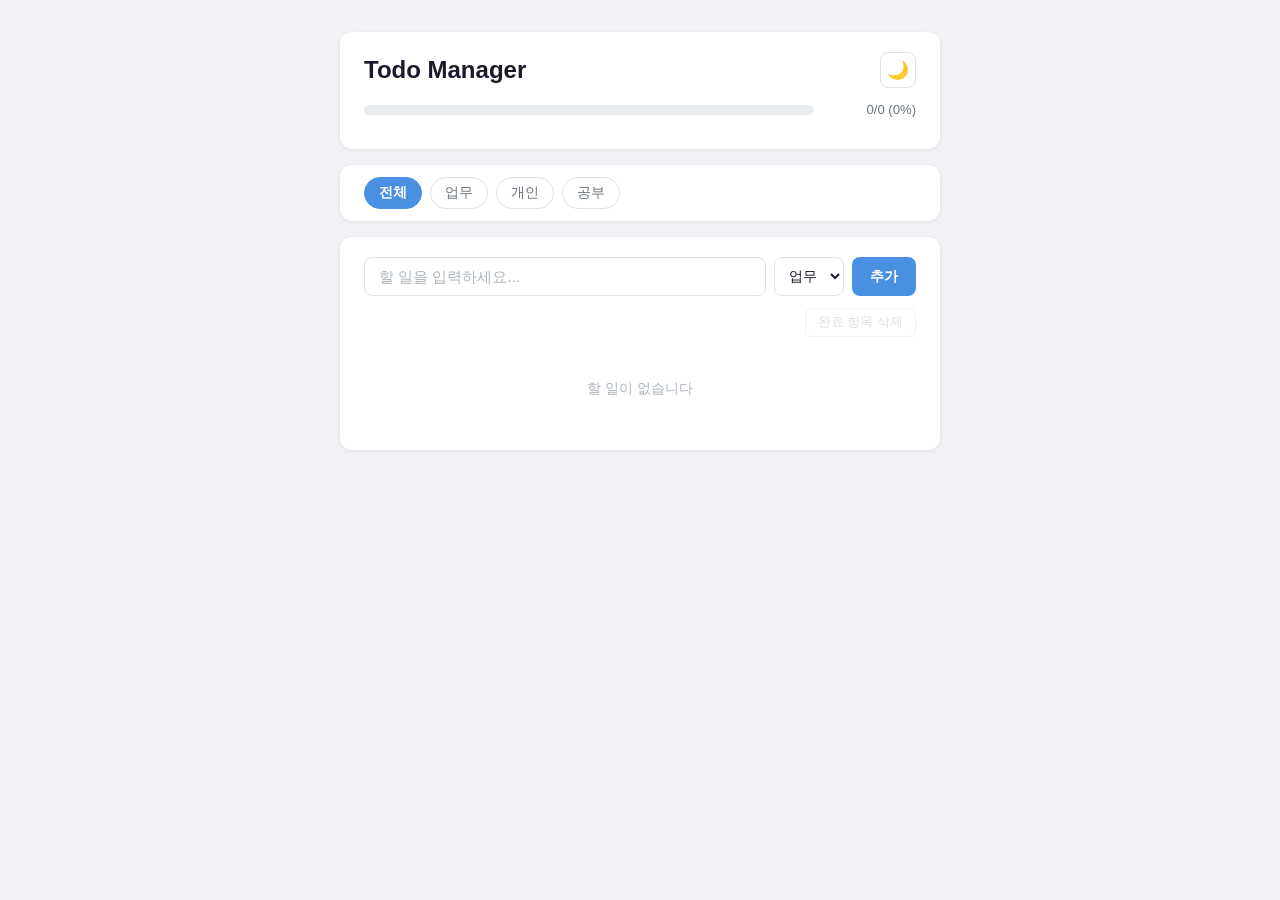
<file: 20260330/index.html>
<!DOCTYPE html>
<html lang="ko">
<head>
  <meta charset="UTF-8">
  <meta name="viewport" content="width=device-width, initial-scale=1.0">
  <title>Todo Manager</title>
  <style>
    /* ── CSS 변수 (라이트 / 다크) ── */
    :root {
      --bg-page:    #f0f2f5;
      --bg-card:    #ffffff;
      --bg-item:    #fafafa;
      --bg-item-hover: #f8f9ff;
      --border:     #dee2e6;
      --border-item:#f1f3f5;
      --border-item-hover: #dde3f0;
      --text-main:  #1a1a2e;
      --text-muted: #6c757d;
      --text-faint: #adb5bd;
      --shadow:     rgba(0,0,0,0.08);
    }

    body.dark {
      --bg-page:    #0f1117;
      --bg-card:    #1a1d27;
      --bg-item:    #1f2330;
      --bg-item-hover: #252a3a;
      --border:     #2e3347;
      --border-item:#252a3a;
      --border-item-hover: #3a4060;
      --text-main:  #e8eaf0;
      --text-muted: #8b93a8;
      --text-faint: #555e7a;
      --shadow:     rgba(0,0,0,0.3);
    }

    /* ── Reset & Base ── */
    *, *::before, *::after { box-sizing: border-box; margin: 0; padding: 0; }

    body {
      font-family: -apple-system, BlinkMacSystemFont, "Segoe UI", sans-serif;
      background: var(--bg-page);
      color: var(--text-main);
      min-height: 100vh;
      padding: 32px 16px;
      transition: background 0.2s, color 0.2s;
    }

    /* ── Layout ── */
    .app {
      max-width: 600px;
      margin: 0 auto;
      display: flex;
      flex-direction: column;
      gap: 16px;
    }

    /* ── Card ── */
    .card {
      background: var(--bg-card);
      border-radius: 12px;
      padding: 20px 24px;
      box-shadow: 0 1px 4px var(--shadow);
      transition: background 0.2s, box-shadow 0.2s;
    }

    /* ── Header ── */
    .header-top {
      display: flex;
      align-items: center;
      justify-content: space-between;
      margin-bottom: 14px;
    }

    .header h1 {
      font-size: 1.5rem;
      font-weight: 700;
      color: var(--text-main);
    }

    /* ── Dark Mode Toggle ── */
    .theme-toggle {
      width: 36px;
      height: 36px;
      border: 1.5px solid var(--border);
      border-radius: 8px;
      background: transparent;
      cursor: pointer;
      font-size: 1.1rem;
      display: flex;
      align-items: center;
      justify-content: center;
      transition: background 0.15s, border-color 0.15s;
      flex-shrink: 0;
    }

    .theme-toggle:hover {
      background: var(--bg-item-hover);
      border-color: #4a90e2;
    }

    .progress-wrap {
      display: flex;
      align-items: center;
      gap: 12px;
    }

    .progress-bar-bg {
      flex: 1;
      height: 10px;
      background: #e9ecef;
      border-radius: 99px;
      overflow: hidden;
    }

    .progress-bar-fill {
      height: 100%;
      width: 0%;
      background: linear-gradient(90deg, #4a90e2, #7b5ea7);
      border-radius: 99px;
      transition: width 0.3s ease;
    }

    .progress-text {
      font-size: 0.82rem;
      color: #6c757d;
      white-space: nowrap;
      min-width: 90px;
      text-align: right;
    }

    /* ── Filter Tabs ── */
    .filter-tabs {
      display: flex;
      gap: 8px;
      padding: 12px 24px;
      background: var(--bg-card);
      border-radius: 12px;
      box-shadow: 0 1px 4px var(--shadow);
      flex-wrap: wrap;
      transition: background 0.2s;
    }

    .tab-btn {
      padding: 6px 14px;
      border: 1.5px solid var(--border);
      border-radius: 20px;
      background: transparent;
      font-size: 0.85rem;
      color: #6c757d;
      cursor: pointer;
      transition: all 0.15s;
      display: flex;
      align-items: center;
      gap: 5px;
    }

    .tab-btn:hover {
      border-color: #4a90e2;
      color: #4a90e2;
    }

    .tab-btn.active {
      background: #4a90e2;
      border-color: #4a90e2;
      color: #ffffff;
      font-weight: 600;
    }

    .tab-badge {
      display: inline-flex;
      align-items: center;
      justify-content: center;
      min-width: 18px;
      height: 18px;
      padding: 0 5px;
      background: rgba(0,0,0,0.12);
      border-radius: 99px;
      font-size: 0.72rem;
      font-weight: 700;
    }

    .tab-btn.active .tab-badge {
      background: rgba(255,255,255,0.3);
    }

    /* ── Input Area ── */
    .input-area {
      display: flex;
      gap: 8px;
    }

    .todo-input {
      flex: 1;
      padding: 10px 14px;
      border: 1.5px solid var(--border);
      border-radius: 8px;
      font-size: 0.95rem;
      outline: none;
      background: var(--bg-card);
      color: var(--text-main);
      transition: border-color 0.15s, background 0.2s, color 0.2s;
    }

    .todo-input::placeholder { color: var(--text-faint); }

    .todo-input:focus {
      border-color: #4a90e2;
    }

    .category-select {
      padding: 10px 10px;
      border: 1.5px solid var(--border);
      border-radius: 8px;
      font-size: 0.85rem;
      background: var(--bg-card);
      color: var(--text-main);
      cursor: pointer;
      outline: none;
      transition: border-color 0.15s, background 0.2s, color 0.2s;
    }

    .category-select:focus {
      border-color: #4a90e2;
    }

    .add-btn {
      padding: 10px 18px;
      background: #4a90e2;
      color: #fff;
      border: none;
      border-radius: 8px;
      font-size: 0.9rem;
      font-weight: 600;
      cursor: pointer;
      transition: background 0.15s;
      white-space: nowrap;
    }

    .add-btn:hover {
      background: #357abd;
    }

    /* ── Clear Completed ── */
    .list-actions {
      display: flex;
      justify-content: flex-end;
    }

    .clear-btn {
      padding: 5px 12px;
      background: transparent;
      border: 1.5px solid var(--border);
      border-radius: 6px;
      font-size: 0.8rem;
      color: var(--text-faint);
      cursor: pointer;
      transition: all 0.15s;
    }

    .clear-btn:hover:not(:disabled) {
      border-color: #e74c3c;
      color: #e74c3c;
    }

    .clear-btn:disabled {
      opacity: 0.4;
      cursor: not-allowed;
    }

    /* ── Todo List ── */
    #todo-list {
      list-style: none;
      display: flex;
      flex-direction: column;
      gap: 8px;
      min-height: 40px;
    }

    /* ── Todo Item ── */
    .todo-item {
      display: flex;
      align-items: center;
      gap: 10px;
      padding: 12px 14px;
      border: 1.5px solid var(--border-item);
      border-radius: 10px;
      background: var(--bg-item);
      transition: background 0.15s, border-color 0.15s;
    }

    .todo-item:hover {
      background: var(--bg-item-hover);
      border-color: var(--border-item-hover);
    }

    .todo-item.completed {
      background: var(--bg-item);
      opacity: 0.55;
    }

    /* Checkbox */
    .todo-check {
      width: 18px;
      height: 18px;
      accent-color: #4a90e2;
      cursor: pointer;
      flex-shrink: 0;
    }

    /* Text */
    .todo-text {
      flex: 1;
      font-size: 0.95rem;
      line-height: 1.4;
      cursor: pointer;
      word-break: break-word;
    }

    .todo-item.completed .todo-text {
      text-decoration: line-through;
      color: var(--text-faint);
    }

    /* Inline edit input */
    .todo-edit-input {
      flex: 1;
      padding: 4px 8px;
      border: 1.5px solid #4a90e2;
      border-radius: 6px;
      font-size: 0.95rem;
      outline: none;
    }

    /* Category Badge */
    .cat-badge {
      font-size: 0.75rem;
      font-weight: 600;
      padding: 2px 9px;
      border-radius: 99px;
      white-space: nowrap;
      flex-shrink: 0;
    }

    /* 업무 — 파란 계열 */
    .cat-업무 { background: #dbeafe; color: #1d4ed8; }
    /* 개인 — 초록 계열 */
    .cat-개인 { background: #dcfce7; color: #15803d; }
    /* 공부 — 주황 계열 */
    .cat-공부 { background: #ffedd5; color: #c2410c; }

    /* Action Buttons */
    .todo-actions {
      display: flex;
      gap: 4px;
      flex-shrink: 0;
      opacity: 0;
      transition: opacity 0.15s;
    }

    .todo-item:hover .todo-actions {
      opacity: 1;
    }

    .icon-btn {
      width: 28px;
      height: 28px;
      border: none;
      border-radius: 6px;
      background: transparent;
      cursor: pointer;
      font-size: 0.85rem;
      display: flex;
      align-items: center;
      justify-content: center;
      transition: background 0.15s;
    }

    .edit-btn:hover { background: #e8f0fe; }
    .delete-btn:hover { background: #fde8e8; }

    /* ── Category Stats ── */
    .cat-stats {
      display: flex;
      gap: 8px;
      margin-top: 12px;
      flex-wrap: wrap;
    }

    .stat-chip {
      display: flex;
      align-items: center;
      gap: 5px;
      font-size: 0.78rem;
      padding: 3px 10px;
      border-radius: 99px;
      font-weight: 500;
    }

    .stat-chip.cat-업무 { background: #dbeafe; color: #1d4ed8; }
    .stat-chip.cat-개인 { background: #dcfce7; color: #15803d; }
    .stat-chip.cat-공부 { background: #ffedd5; color: #c2410c; }

    .stat-chip .stat-num {
      font-weight: 700;
    }

    /* ── Empty State ── */
    .empty-state {
      text-align: center;
      padding: 32px 16px;
      color: #adb5bd;
      font-size: 0.9rem;
    }
  </style>
</head>
<body>
  <div class="app">

    <!-- Header -->
    <div class="card header">
      <div class="header-top">
        <h1>Todo Manager</h1>
        <button class="theme-toggle" id="theme-toggle" title="다크모드 전환">🌙</button>
      </div>
      <div class="progress-wrap">
        <div class="progress-bar-bg">
          <div class="progress-bar-fill" id="progress-fill"></div>
        </div>
        <span class="progress-text" id="progress-text">0/0 (0%)</span>
      </div>
      <!-- 카테고리별 통계 -->
      <div class="cat-stats" id="cat-stats"></div>
    </div>

    <!-- Filter Tabs -->
    <div class="filter-tabs">
      <button class="tab-btn active" data-filter="전체">
        전체 <span class="tab-badge" id="badge-전체"></span>
      </button>
      <button class="tab-btn" data-filter="업무">
        업무 <span class="tab-badge" id="badge-업무"></span>
      </button>
      <button class="tab-btn" data-filter="개인">
        개인 <span class="tab-badge" id="badge-개인"></span>
      </button>
      <button class="tab-btn" data-filter="공부">
        공부 <span class="tab-badge" id="badge-공부"></span>
      </button>
    </div>

    <!-- Input + List -->
    <div class="card">
      <!-- Input Area -->
      <div class="input-area">
        <input
          type="text"
          class="todo-input"
          id="todo-input"
          placeholder="할 일을 입력하세요..."
          autocomplete="off"
        >
        <select class="category-select" id="category-select">
          <option value="업무">업무</option>
          <option value="개인">개인</option>
          <option value="공부">공부</option>
        </select>
        <button class="add-btn" id="add-btn">추가</button>
      </div>

      <!-- List Actions -->
      <div class="list-actions" style="margin-top:12px;">
        <button class="clear-btn" id="clear-btn" disabled>완료 항목 삭제</button>
      </div>

      <!-- Todo List -->
      <ul id="todo-list" style="margin-top:10px;">
        <li class="empty-state">할 일이 없습니다</li>
      </ul>
    </div>

  </div>

  <script>
    // ── 데이터 모델 ──────────────────────────────────────────
    // {
    //   id        : Number  — Date.now() 기반 고유 ID
    //   text      : String  — 할 일 내용
    //   category  : String  — "업무" | "개인" | "공부"
    //   completed : Boolean — 완료 여부
    //   createdAt : String  — "YYYY-MM-DD"
    // }

    // ── 전역 상태 ─────────────────────────────────────────────
    const STORAGE_KEY = 'todos';
    let todos = [];
    let activeFilter = '전체'; // Step 4에서 탭과 연결

    // ── 날짜 헬퍼 ─────────────────────────────────────────────
    function todayStr() {
      return new Date().toISOString().slice(0, 10); // "YYYY-MM-DD"
    }

    // ── localStorage CRUD ─────────────────────────────────────

    /** localStorage에서 todos 배열 로드. 없으면 빈 배열 반환. */
    function loadTodos() {
      try {
        const raw = localStorage.getItem(STORAGE_KEY);
        todos = raw ? JSON.parse(raw) : [];
      } catch {
        todos = [];
      }
    }

    /** todos 배열을 localStorage에 JSON으로 저장. */
    function saveTodos() {
      localStorage.setItem(STORAGE_KEY, JSON.stringify(todos));
    }

    /**
     * 새 할 일 추가.
     * @param {string} text     - 할 일 내용 (공백 트림 후 빈 문자열이면 무시)
     * @param {string} category - "업무" | "개인" | "공부"
     */
    function addTodo(text, category) {
      const trimmed = text.trim();
      if (!trimmed) return;
      todos.push({
        id       : Date.now(),
        text     : trimmed,
        category : category || '업무',
        completed: false,
        createdAt: todayStr(),
      });
      saveTodos();
    }

    /**
     * id로 항목 삭제.
     * @param {number} id
     */
    function deleteTodo(id) {
      todos = todos.filter(t => t.id !== id);
      saveTodos();
    }

    /**
     * completed 값 토글.
     * @param {number} id
     */
    function toggleTodo(id) {
      const todo = todos.find(t => t.id === id);
      if (todo) {
        todo.completed = !todo.completed;
        saveTodos();
      }
    }

    /**
     * 할 일 텍스트 수정.
     * @param {number} id
     * @param {string} newText
     */
    function editTodo(id, newText) {
      const trimmed = newText.trim();
      if (!trimmed) return;
      const todo = todos.find(t => t.id === id);
      if (todo) {
        todo.text = trimmed;
        saveTodos();
      }
    }

    /** completed: true 항목 전체 삭제. */
    function clearCompleted() {
      todos = todos.filter(t => !t.completed);
      saveTodos();
    }

    // ── 초기 로드 ─────────────────────────────────────────────
    loadTodos();

    // ── 렌더링 ────────────────────────────────────────────────

    /**
     * todos 목록을 DOM에 렌더링한다.
     * @param {string} filter - "전체" | "업무" | "개인" | "공부"
     */
    function renderTodos(filter) {
      if (filter === undefined) filter = activeFilter;
      const list = document.getElementById('todo-list');
      list.innerHTML = '';

      const filtered = filter === '전체'
        ? todos
        : todos.filter(t => t.category === filter);

      if (filtered.length === 0) {
        list.innerHTML = '<li class="empty-state">할 일이 없습니다</li>';
        return;
      }

      filtered.forEach(todo => {
        const li = document.createElement('li');
        li.className = 'todo-item' + (todo.completed ? ' completed' : '');
        li.dataset.id = todo.id;

        // 체크박스
        const check = document.createElement('input');
        check.type = 'checkbox';
        check.className = 'todo-check';
        check.checked = todo.completed;
        check.addEventListener('change', () => {
          toggleTodo(todo.id);
          renderTodos();
        });

        // 텍스트 (더블클릭 → 인라인 편집)
        const text = document.createElement('span');
        text.className = 'todo-text';
        text.textContent = todo.text;
        text.title = '더블클릭하여 수정';
        text.addEventListener('dblclick', () => startEdit(li, todo));

        // 카테고리 뱃지
        const badge = document.createElement('span');
        badge.className = `cat-badge cat-${todo.category}`;
        badge.textContent = todo.category;

        // 수정 버튼
        const editBtn = document.createElement('button');
        editBtn.className = 'icon-btn edit-btn';
        editBtn.title = '수정';
        editBtn.textContent = '✏️';
        editBtn.addEventListener('click', () => startEdit(li, todo));

        // 삭제 버튼
        const delBtn = document.createElement('button');
        delBtn.className = 'icon-btn delete-btn';
        delBtn.title = '삭제';
        delBtn.textContent = '🗑️';
        delBtn.addEventListener('click', () => {
          deleteTodo(todo.id);
          renderTodos();
        });

        // 액션 래퍼
        const actions = document.createElement('div');
        actions.className = 'todo-actions';
        actions.appendChild(editBtn);
        actions.appendChild(delBtn);

        li.appendChild(check);
        li.appendChild(text);
        li.appendChild(badge);
        li.appendChild(actions);
        list.appendChild(li);
      });
    }

    /**
     * 텍스트 span을 input으로 교체해 인라인 편집 모드로 진입.
     * Enter 또는 포커스 아웃 시 editTodo() 호출 후 renderTodos().
     */
    function startEdit(li, todo) {
      const textSpan = li.querySelector('.todo-text');
      if (!textSpan) return; // 이미 편집 중

      const input = document.createElement('input');
      input.type = 'text';
      input.className = 'todo-edit-input';
      input.value = todo.text;

      li.replaceChild(input, textSpan);
      input.focus();
      input.select();

      function commitEdit() {
        const newText = input.value.trim();
        if (newText && newText !== todo.text) editTodo(todo.id, newText);
        renderTodos();
      }

      input.addEventListener('keydown', e => {
        if (e.key === 'Enter')  { e.preventDefault(); commitEdit(); }
        if (e.key === 'Escape') { renderTodos(); }
      });
      input.addEventListener('blur', commitEdit);
    }

    // ── 이벤트 핸들러 ─────────────────────────────────────────

    // 추가 버튼 / Enter 키
    function handleAdd() {
      const input  = document.getElementById('todo-input');
      const select = document.getElementById('category-select');
      const text   = input.value.trim();
      if (!text) { input.focus(); return; }
      addTodo(text, select.value);
      input.value = '';
      input.focus();
      renderTodos();
    }

    document.getElementById('add-btn')
      .addEventListener('click', handleAdd);

    document.getElementById('todo-input')
      .addEventListener('keydown', e => {
        if (e.key === 'Enter') handleAdd();
      });

    // 완료 항목 일괄 삭제
    document.getElementById('clear-btn')
      .addEventListener('click', () => {
        clearCompleted();
        renderTodos();
      });

    // ── 카테고리 필터 탭 ──────────────────────────────────────

    /**
     * 각 탭 버튼의 배지 숫자(미완료 건수)를 업데이트하고
     * activeFilter 탭에 "active" 클래스를 부여한다.
     */
    function updateTabs() {
      const categories = ['전체', '업무', '개인', '공부'];

      categories.forEach(cat => {
        // 미완료 건수 계산
        const count = cat === '전체'
          ? todos.filter(t => !t.completed).length
          : todos.filter(t => t.category === cat && !t.completed).length;

        // 배지 업데이트
        const badge = document.getElementById(`badge-${cat}`);
        if (badge) {
          badge.textContent = count > 0 ? count : '';
          badge.style.display = count > 0 ? '' : 'none';
        }

        // 활성 탭 클래스
        const btn = document.querySelector(`.tab-btn[data-filter="${cat}"]`);
        if (btn) {
          btn.classList.toggle('active', cat === activeFilter);
        }
      });
    }

    // 탭 클릭 이벤트 — 모든 .tab-btn에 위임
    document.querySelectorAll('.tab-btn').forEach(btn => {
      btn.addEventListener('click', () => {
        activeFilter = btn.dataset.filter;
        updateTabs();
        renderTodos();
      });
    });

    // ── 진행률 ────────────────────────────────────────────────

    /**
     * 헤더의 프로그레스 바와 텍스트를 전체 완료율로 업데이트.
     * todos가 비어있으면 0/0 (0%) 표시.
     */
    function updateProgress() {
      const total     = todos.length;
      const completed = todos.filter(t => t.completed).length;
      const pct       = total === 0 ? 0 : Math.round(completed / total * 100);

      document.getElementById('progress-fill').style.width = pct + '%';
      document.getElementById('progress-text').textContent =
        `${completed}/${total} (${pct}%)`;

      // 카테고리별 완료/전체 통계 칩
      const statsEl = document.getElementById('cat-stats');
      const categories = ['업무', '개인', '공부'];
      statsEl.innerHTML = categories.map(cat => {
        const catTotal = todos.filter(t => t.category === cat).length;
        if (catTotal === 0) return '';
        const catDone  = todos.filter(t => t.category === cat && t.completed).length;
        return `<span class="stat-chip cat-${cat}">
          ${cat} <span class="stat-num">${catDone}/${catTotal}</span>
        </span>`;
      }).join('');
    }

    // renderTodos 호출 시마다 탭 + 진행률 + clear 버튼 모두 갱신
    const _renderTodos = renderTodos;
    renderTodos = function(filter) {
      if (filter !== undefined) activeFilter = filter;
      _renderTodos(activeFilter);
      updateTabs();
      updateProgress();
      updateClearBtn();
    };

    /** 완료 항목 유무에 따라 clear 버튼 활성/비활성 */
    function updateClearBtn() {
      const btn = document.getElementById('clear-btn');
      btn.disabled = !todos.some(t => t.completed);
    }

    // ── 다크모드 토글 ─────────────────────────────────────────
    const themeBtn = document.getElementById('theme-toggle');

    function applyTheme(dark) {
      document.body.classList.toggle('dark', dark);
      themeBtn.textContent = dark ? '☀️' : '🌙';
      themeBtn.title = dark ? '라이트모드 전환' : '다크모드 전환';
    }

    // localStorage에서 저장된 테마 복원
    const savedDark = localStorage.getItem('darkMode') === 'true';
    applyTheme(savedDark);

    themeBtn.addEventListener('click', () => {
      const isDark = document.body.classList.contains('dark');
      applyTheme(!isDark);
      localStorage.setItem('darkMode', !isDark);
    });

    // ── 최초 렌더 ─────────────────────────────────────────────
    renderTodos('전체');
  </script>
</body>
</html>
</file>
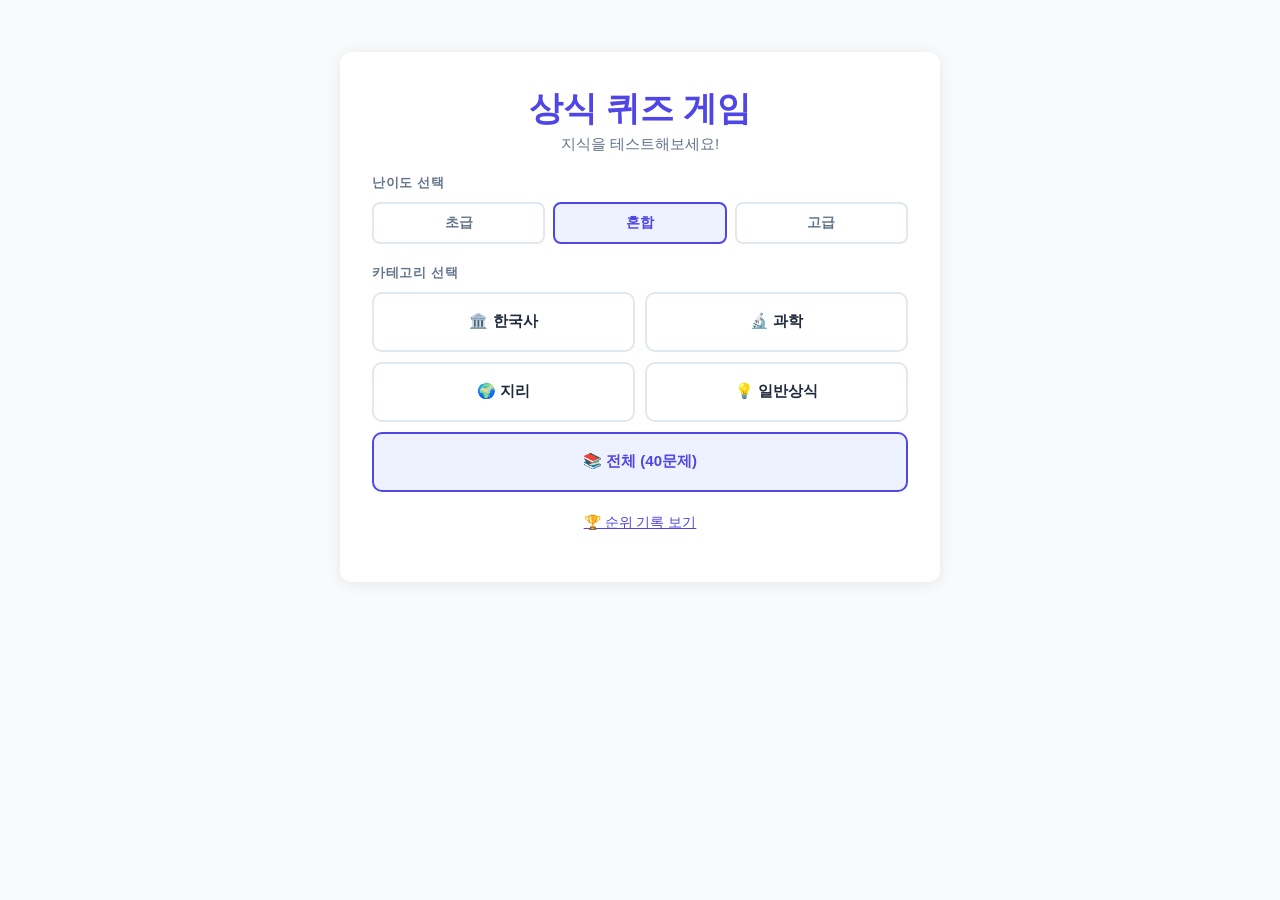
<file: 20260406/quiz-game/index.html>
<!DOCTYPE html>
<html lang="ko">
<head>
  <meta charset="UTF-8">
  <meta name="viewport" content="width=device-width, initial-scale=1.0">
  <title>상식 퀴즈 게임</title>
  <link rel="stylesheet" href="css/style.css">
</head>
<body>

  <!-- ── 시작 화면 ─────────────────────────────── -->
  <div id="screen-home" class="screen">
    <div class="card home-card">
      <h1 class="title">상식 퀴즈 게임</h1>
      <p class="subtitle">지식을 테스트해보세요!</p>

      <div class="section-label">난이도 선택</div>
      <div class="difficulty-toggle" id="difficulty-toggle">
        <button class="toggle-btn" data-difficulty="easy">초급</button>
        <button class="toggle-btn active" data-difficulty="mixed">혼합</button>
        <button class="toggle-btn" data-difficulty="hard">고급</button>
      </div>

      <div class="section-label">카테고리 선택</div>
      <div class="category-grid">
        <button class="category-btn" data-category="한국사">🏛️ 한국사</button>
        <button class="category-btn" data-category="과학">🔬 과학</button>
        <button class="category-btn" data-category="지리">🌍 지리</button>
        <button class="category-btn" data-category="일반상식">💡 일반상식</button>
      </div>
      <button class="category-btn category-btn--full" data-category="전체">📚 전체 (40문제)</button>

      <button class="btn btn-link" id="btn-leaderboard">🏆 순위 기록 보기</button>
    </div>
  </div>

  <!-- ── 문제 화면 ─────────────────────────────── -->
  <div id="screen-quiz" class="screen hidden">
    <div class="card quiz-card">
      <div class="quiz-header">
        <span class="category-tag" id="quiz-category"></span>
        <span class="quiz-progress" id="quiz-progress"></span>
      </div>
      <div class="progress-bar-wrap">
        <div class="progress-bar" id="progress-bar"></div>
      </div>
      <div class="quiz-score">현재 <strong id="quiz-score">0</strong>점</div>

      <div class="question-text" id="question-text"></div>

      <div class="choices" id="choices"></div>
    </div>
  </div>

  <!-- ── 피드백 오버레이 ────────────────────────── -->
  <div id="overlay-feedback" class="hidden">
    <div class="feedback-card">
      <div class="feedback-header" id="feedback-header"></div>
      <div class="feedback-choices" id="feedback-choices"></div>
      <div class="feedback-explanation" id="feedback-explanation"></div>
      <button class="btn btn-primary btn-next" id="btn-next">다음 문제 →</button>
    </div>
  </div>

  <!-- ── 결과 화면 ─────────────────────────────── -->
  <div id="screen-result" class="screen hidden">
    <div class="card result-card">
      <h2 class="result-title">퀴즈 완료! 🎉</h2>

      <div class="result-score-wrap">
        <span class="result-score" id="result-score">0</span>
        <span class="result-max" id="result-max"></span>
      </div>
      <div class="result-accuracy" id="result-accuracy"></div>

      <div class="achievement-section hidden" id="achievement-section">
        <div class="section-label">카테고리별 성취도</div>
        <div id="achievement-bars"></div>
      </div>

      <div class="nickname-section">
        <div class="section-label">순위에 등록하기</div>
        <input
          type="text"
          id="nickname-input"
          class="nickname-input"
          placeholder="닉네임 입력 (최대 10자)"
          maxlength="10"
        >
        <div class="nickname-error hidden" id="nickname-error">영문, 한글, 숫자만 사용 가능합니다</div>
        <button class="btn btn-primary" id="btn-save-score" disabled>순위에 저장하기</button>
      </div>

      <div class="result-actions">
        <button class="btn btn-secondary" id="btn-restart">다시 하기</button>
        <button class="btn btn-secondary" id="btn-change-category">카테고리 변경</button>
      </div>
    </div>
  </div>

  <!-- ── 순위 기록 화면 ─────────────────────────── -->
  <div id="screen-leaderboard" class="screen hidden">
    <div class="card leaderboard-card">
      <h2 class="leaderboard-title">🏆 순위 기록</h2>

      <div class="leaderboard-tabs" id="leaderboard-tabs">
        <button class="tab-btn active" data-tab="전체">전체</button>
        <button class="tab-btn" data-tab="한국사">한국사</button>
        <button class="tab-btn" data-tab="과학">과학</button>
        <button class="tab-btn" data-tab="지리">지리</button>
        <button class="tab-btn" data-tab="일반상식">일반상식</button>
      </div>

      <div class="leaderboard-table-wrap">
        <table class="leaderboard-table">
          <thead>
            <tr>
              <th>#</th>
              <th>닉네임</th>
              <th>점수</th>
              <th>정답률</th>
              <th>날짜</th>
            </tr>
          </thead>
          <tbody id="leaderboard-body"></tbody>
        </table>
        <div class="leaderboard-empty hidden" id="leaderboard-empty">아직 기록이 없습니다.</div>
      </div>

      <button class="btn btn-secondary" id="btn-home">홈으로</button>
    </div>
  </div>

  <!-- ── 토스트 알림 ─────────────────────────────── -->
  <div id="toast" class="toast hidden"></div>

  <!-- ── 확인 모달 ─────────────────────────────── -->
  <div id="modal-confirm" class="modal-backdrop hidden">
    <div class="modal-card">
      <p class="modal-message">게임을 종료하시겠습니까?<br>현재 진행 상황이 저장되지 않습니다.</p>
      <div class="modal-actions">
        <button class="btn btn-secondary" id="modal-cancel">계속 하기</button>
        <button class="btn btn-primary" id="modal-confirm-btn">종료하기</button>
      </div>
    </div>
  </div>

  <script src="data/questions.js"></script>
  <script src="js/game.js"></script>
  <script src="js/quiz.js"></script>
  <script src="js/leaderboard.js"></script>
</body>
</html>
</file>
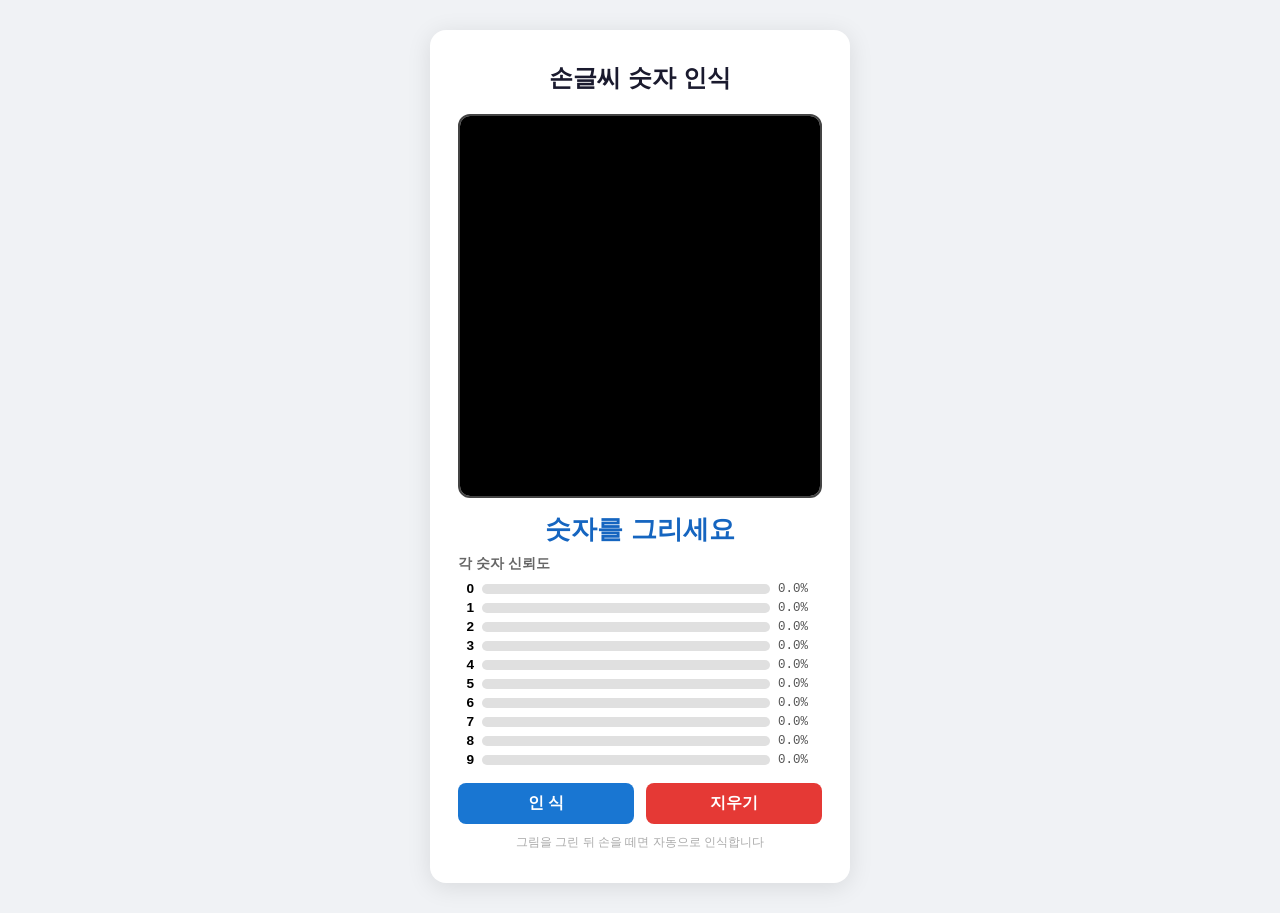
<file: 20260323/web_version/templates/index.html>
<!DOCTYPE html>
<html lang="ko">
<head>
  <meta charset="UTF-8" />
  <meta name="viewport" content="width=device-width, initial-scale=1.0" />
  <title>손글씨 숫자 인식</title>
  <style>
    * { box-sizing: border-box; margin: 0; padding: 0; }
    body {
      font-family: 'Segoe UI', Arial, sans-serif;
      background: #f0f2f5;
      display: flex;
      justify-content: center;
      align-items: flex-start;
      min-height: 100vh;
      padding: 30px 16px;
    }
    .card {
      background: #fff;
      border-radius: 16px;
      box-shadow: 0 4px 24px rgba(0,0,0,0.10);
      padding: 32px 28px;
      width: 100%;
      max-width: 420px;
    }
    h1 { text-align: center; font-size: 1.5rem; color: #1a1a2e; margin-bottom: 20px; }

    /* 캔버스 */
    #canvas-wrap {
      position: relative;
      border-radius: 12px;
      overflow: hidden;
      border: 2px solid #444;
      cursor: crosshair;
    }
    canvas { display: block; background: #000; touch-action: none; }

    /* 결과 */
    #result {
      text-align: center;
      font-size: 1.6rem;
      font-weight: 700;
      color: #1565C0;
      margin: 14px 0 8px;
      min-height: 2rem;
    }

    /* 신뢰도 막대 */
    .conf-section { margin-bottom: 16px; }
    .conf-section h3 { font-size: 0.85rem; color: #666; margin-bottom: 8px; }
    .bar-row {
      display: flex;
      align-items: center;
      gap: 8px;
      margin-bottom: 4px;
    }
    .bar-label { width: 16px; font-size: 0.85rem; font-weight: 700; text-align: right; }
    .bar-bg {
      flex: 1;
      height: 10px;
      background: #e0e0e0;
      border-radius: 5px;
      overflow: hidden;
    }
    .bar-fill {
      height: 100%;
      background: #1976D2;
      border-radius: 5px;
      width: 0%;
      transition: width 0.25s ease;
    }
    .bar-pct { width: 44px; font-size: 0.78rem; color: #555; font-family: monospace; }

    /* 버튼 */
    .btn-row { display: flex; gap: 12px; margin-top: 4px; }
    button {
      flex: 1;
      padding: 10px 0;
      border: none;
      border-radius: 8px;
      font-size: 1rem;
      font-weight: 600;
      cursor: pointer;
      transition: opacity 0.15s;
    }
    button:active { opacity: 0.75; }
    #btn-predict { background: #1976D2; color: #fff; }
    #btn-clear   { background: #e53935; color: #fff; }

    .hint { text-align: center; color: #aaa; font-size: 0.78rem; margin-top: 10px; }
  </style>
</head>
<body>
<div class="card">
  <h1>손글씨 숫자 인식</h1>

  <div id="canvas-wrap">
    <canvas id="canvas" width="380" height="380"></canvas>
  </div>

  <div id="result">숫자를 그리세요</div>

  <div class="conf-section">
    <h3>각 숫자 신뢰도</h3>
    <div id="bars"></div>
  </div>

  <div class="btn-row">
    <button id="btn-predict">인 식</button>
    <button id="btn-clear">지우기</button>
  </div>
  <p class="hint">그림을 그린 뒤 손을 떼면 자동으로 인식합니다</p>
</div>

<script>
  // ── 신뢰도 막대 초기화 ────────────────────────────────────────────────────
  const barsContainer = document.getElementById("bars");
  const fillEls = [];
  const pctEls  = [];
  for (let i = 0; i < 10; i++) {
    const row = document.createElement("div");
    row.className = "bar-row";
    row.innerHTML = `
      <span class="bar-label">${i}</span>
      <div class="bar-bg"><div class="bar-fill" id="fill-${i}"></div></div>
      <span class="bar-pct" id="pct-${i}">0.0%</span>`;
    barsContainer.appendChild(row);
    fillEls.push(document.getElementById(`fill-${i}`));
    pctEls.push(document.getElementById(`pct-${i}`));
  }

  // ── 캔버스 설정 ───────────────────────────────────────────────────────────
  const canvas  = document.getElementById("canvas");
  const ctx     = canvas.getContext("2d");
  const BRUSH   = 14;
  let drawing   = false;
  let lastX     = null;
  let lastY     = null;

  ctx.strokeStyle = "#fff";
  ctx.fillStyle   = "#fff";
  ctx.lineWidth   = BRUSH * 2;
  ctx.lineCap     = "round";
  ctx.lineJoin    = "round";

  function getPos(e) {
    const rect = canvas.getBoundingClientRect();
    const src  = e.touches ? e.touches[0] : e;
    return [src.clientX - rect.left, src.clientY - rect.top];
  }

  function paint(x, y) {
    ctx.beginPath();
    ctx.arc(x, y, BRUSH, 0, Math.PI * 2);
    ctx.fill();
    if (lastX !== null) {
      ctx.beginPath();
      ctx.moveTo(lastX, lastY);
      ctx.lineTo(x, y);
      ctx.stroke();
    }
    lastX = x; lastY = y;
  }

  function startDraw(e) {
    e.preventDefault();
    drawing = true;
    lastX = null; lastY = null;
    const [x, y] = getPos(e);
    paint(x, y);
  }
  function moveDraw(e) {
    e.preventDefault();
    if (!drawing) return;
    const [x, y] = getPos(e);
    paint(x, y);
  }
  function endDraw(e) {
    e.preventDefault();
    if (!drawing) return;
    drawing = false;
    lastX = null; lastY = null;
    predict();
  }

  canvas.addEventListener("mousedown",  startDraw);
  canvas.addEventListener("mousemove",  moveDraw);
  canvas.addEventListener("mouseup",    endDraw);
  canvas.addEventListener("mouseleave", endDraw);
  canvas.addEventListener("touchstart", startDraw, { passive: false });
  canvas.addEventListener("touchmove",  moveDraw,  { passive: false });
  canvas.addEventListener("touchend",   endDraw,   { passive: false });

  // ── 예측 ─────────────────────────────────────────────────────────────────
  const resultEl = document.getElementById("result");

  async function predict() {
    const imageData = canvas.toDataURL("image/png");
    try {
      const res  = await fetch("/predict", {
        method: "POST",
        headers: { "Content-Type": "application/json" },
        body: JSON.stringify({ image: imageData }),
      });
      const data = await res.json();
      if (data.error) return;
      resultEl.textContent = `예측:  ${data.digit}   (${data.confidence}%)`;
      data.probabilities.forEach((p, i) => {
        fillEls[i].style.width = p + "%";
        pctEls[i].textContent  = p.toFixed(1) + "%";
      });
    } catch (err) {
      console.error(err);
    }
  }

  // ── 버튼 ─────────────────────────────────────────────────────────────────
  document.getElementById("btn-predict").addEventListener("click", predict);
  document.getElementById("btn-clear").addEventListener("click", () => {
    ctx.clearRect(0, 0, canvas.width, canvas.height);
    resultEl.textContent = "숫자를 그리세요";
    for (let i = 0; i < 10; i++) {
      fillEls[i].style.width = "0%";
      pctEls[i].textContent  = "0.0%";
    }
  });
</script>
</body>
</html>
</file>
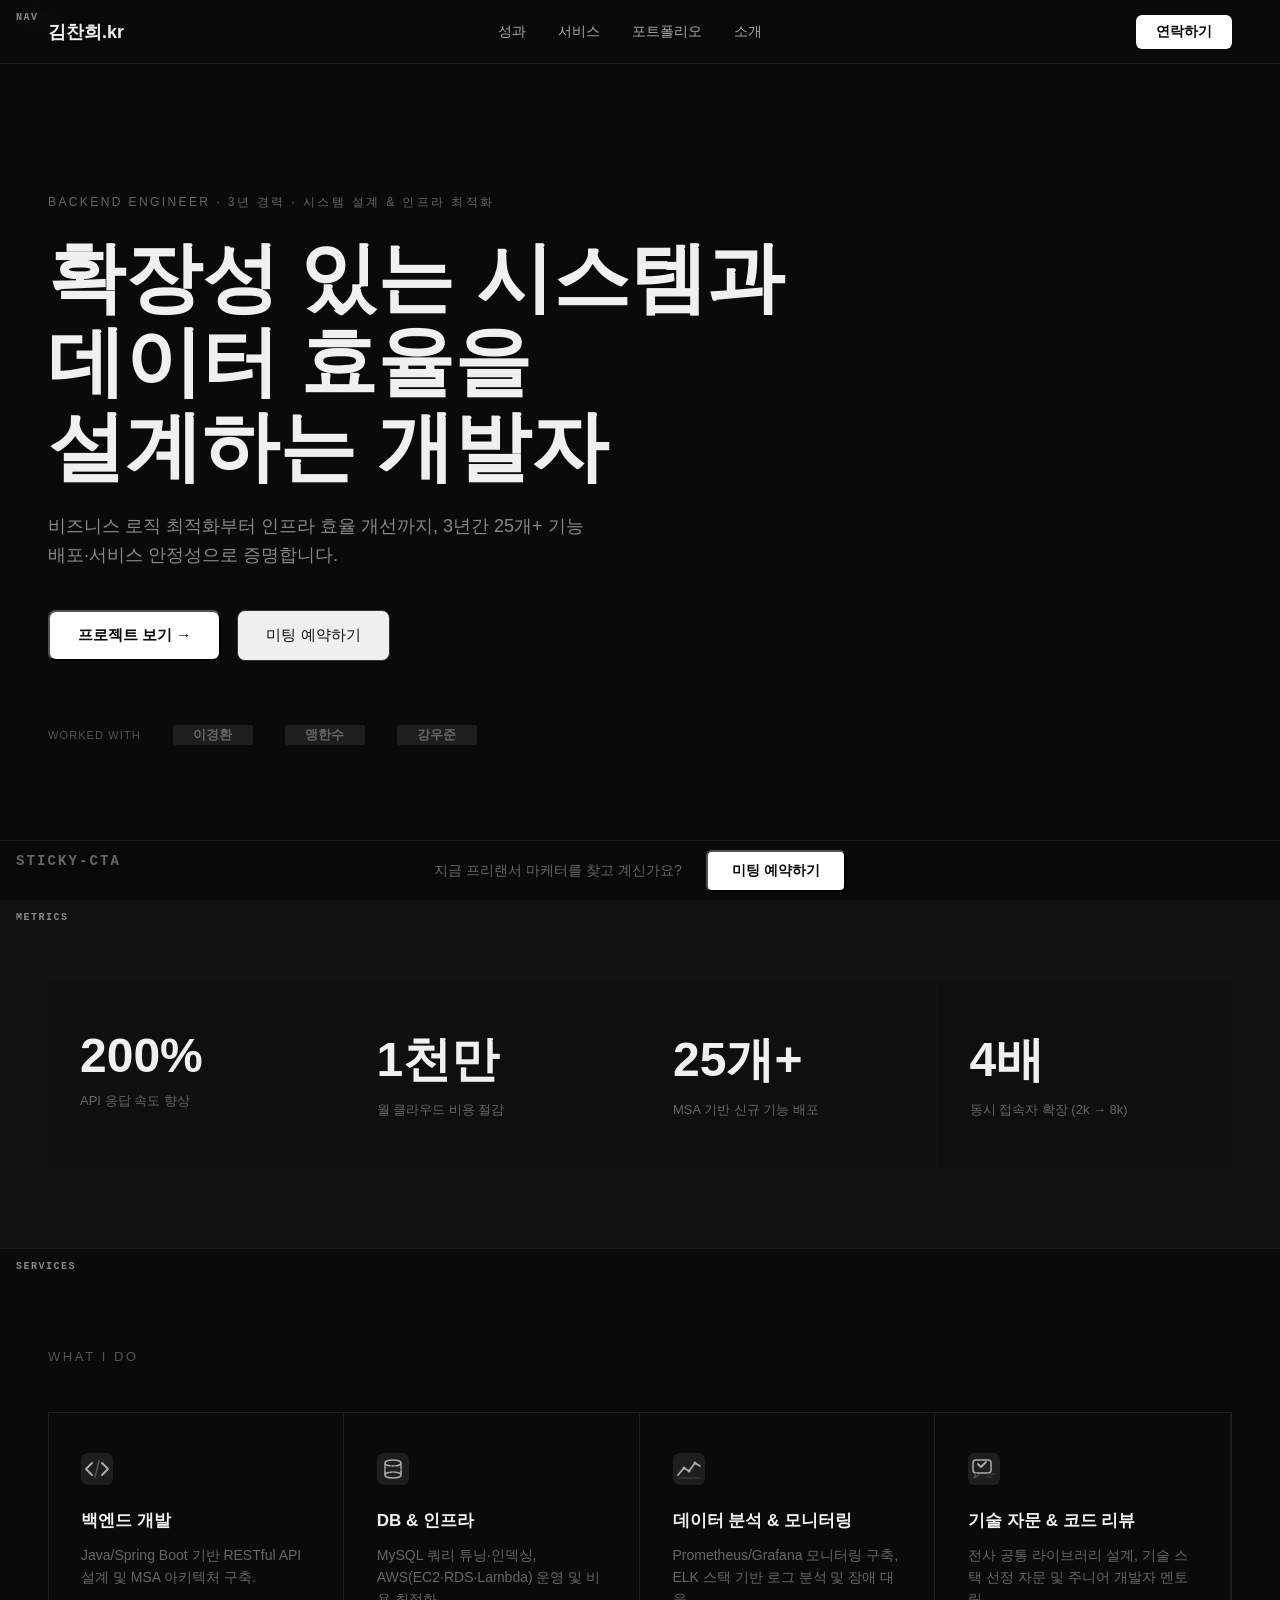
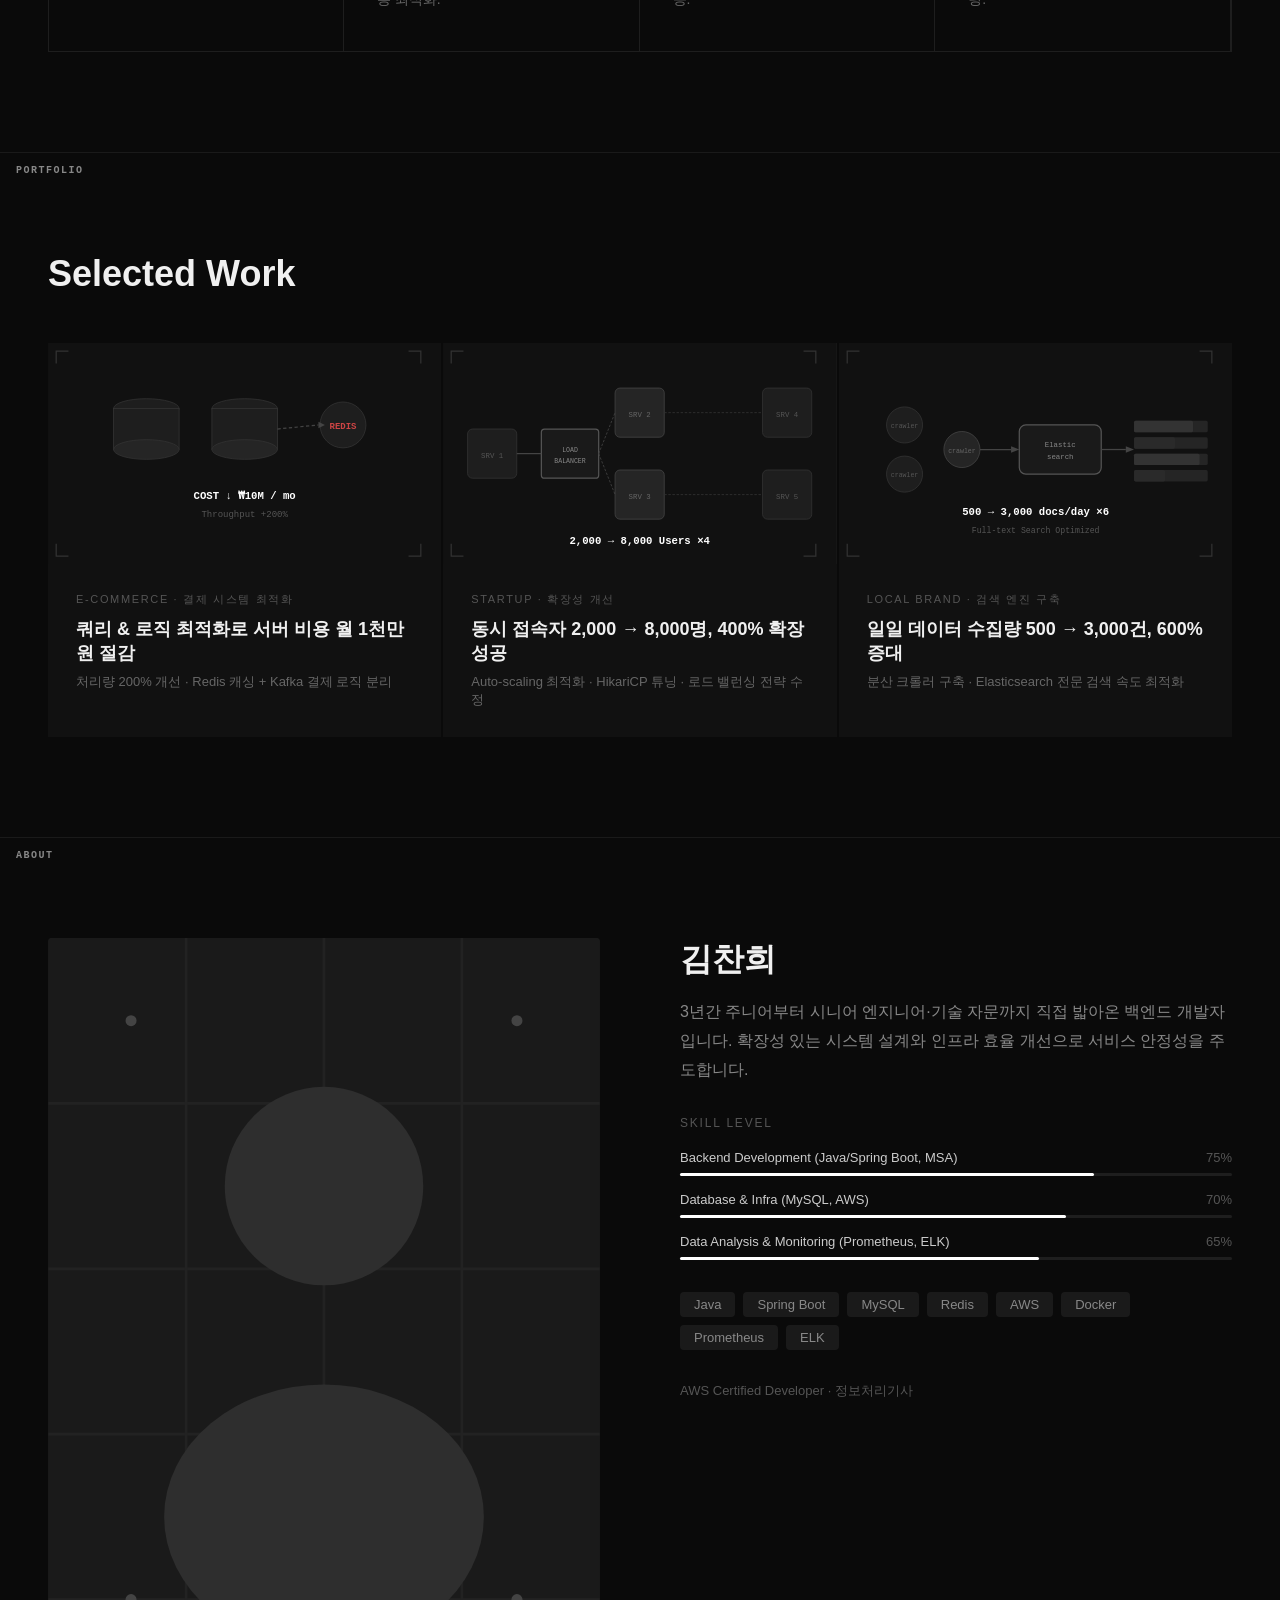
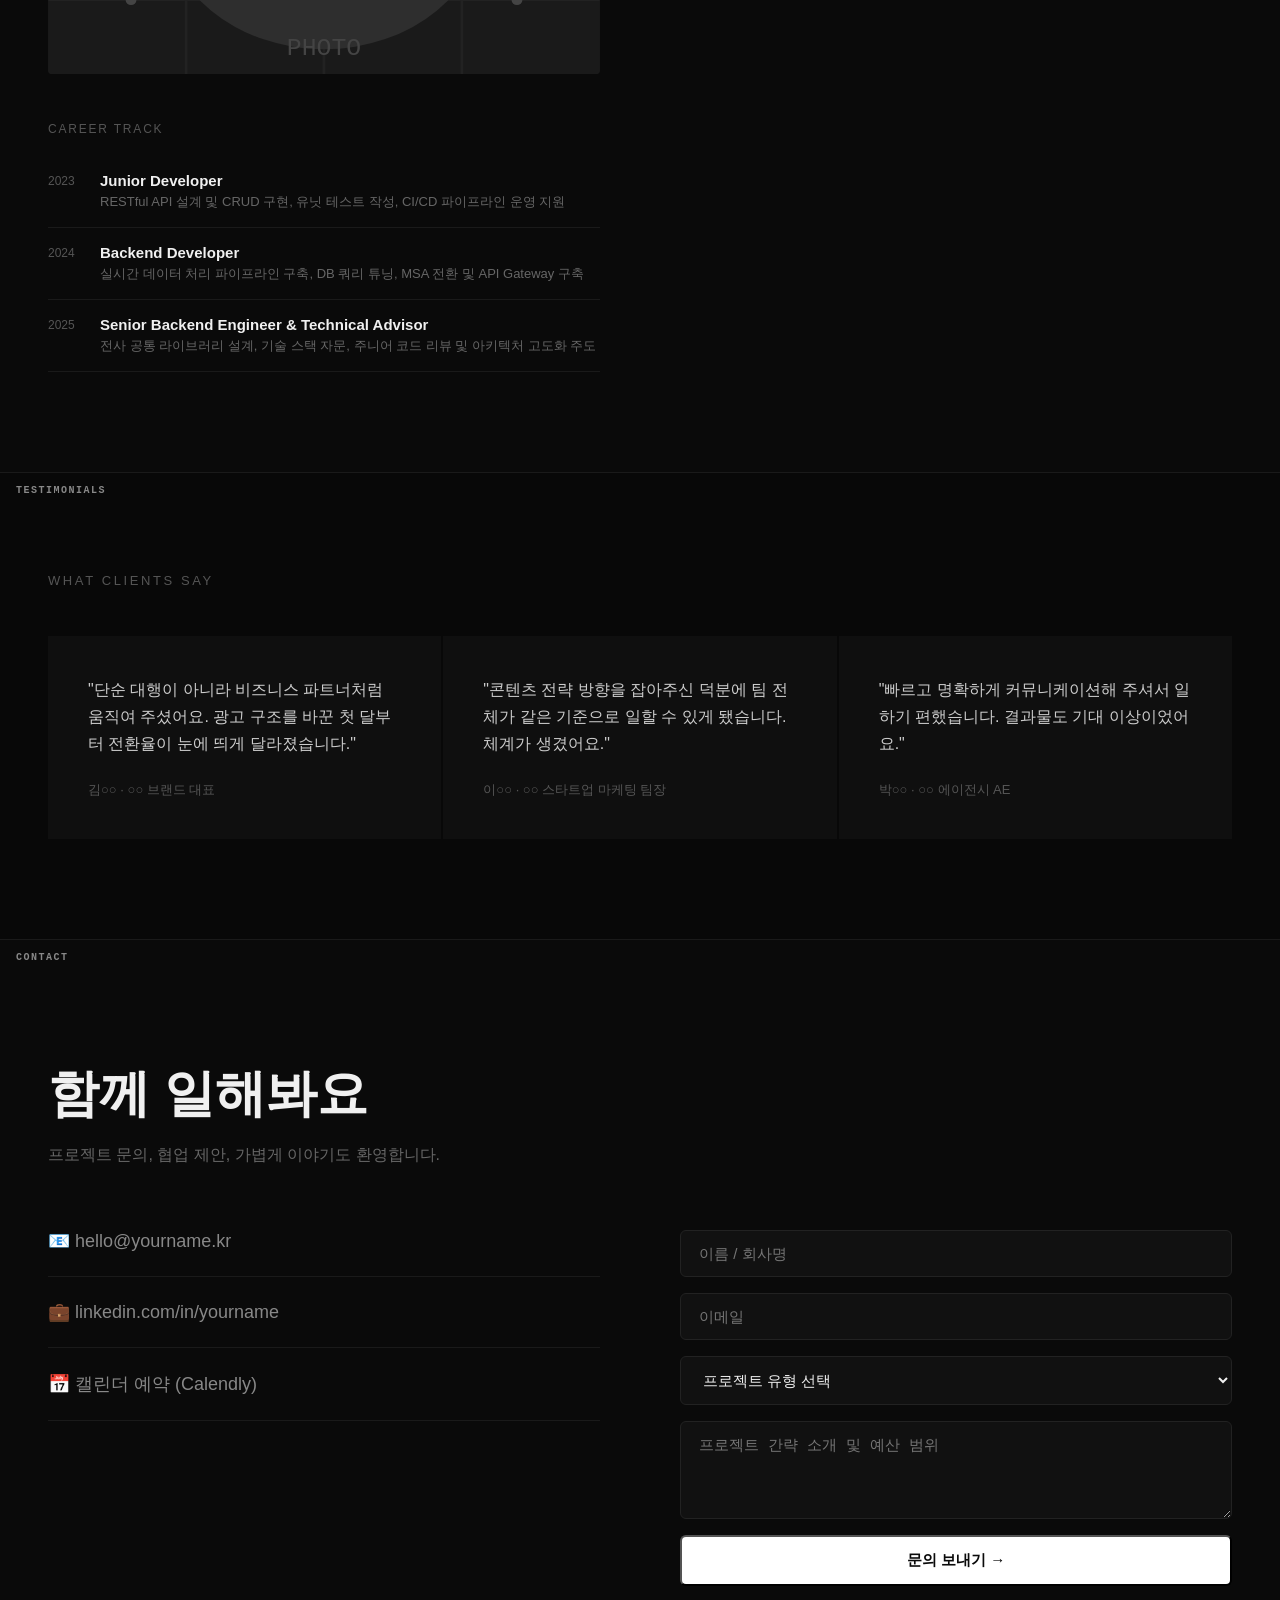
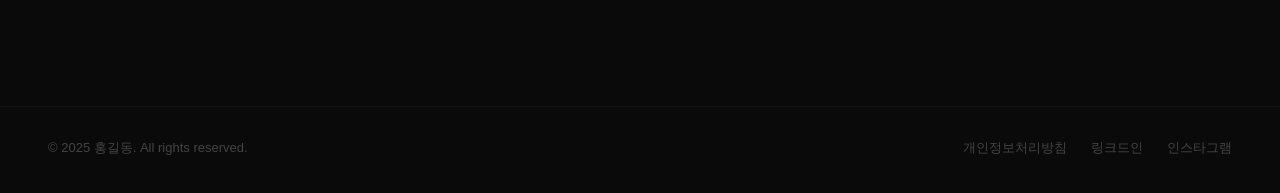
<file: portfolio.html>
<!DOCTYPE html>
<html lang="ko">
<head>
  <meta charset="UTF-8" />
  <meta name="viewport" content="width=device-width, initial-scale=1.0" />
  <title>김찬희 — 백엔드 개발자</title>
  <style>
    * { margin: 0; padding: 0; box-sizing: border-box; }
    body { font-family: 'Pretendard', 'Apple SD Gothic Neo', sans-serif; background: #0a0a0a; color: #f0f0f0; }

    .section-label {
      position: absolute; top: 12px; left: 16px;
      font-size: 10px; font-weight: 700; letter-spacing: 0.15em;
      color: #888; text-transform: uppercase; font-family: monospace;
    }

    section { position: relative; width: 100%; }

    /* ── nav ── */
    #nav {
      position: fixed; top: 0; left: 0; right: 0; z-index: 100;
      height: 64px;
      display: flex; align-items: center; justify-content: space-between;
      padding: 0 48px;
      border-bottom: 1px solid #222;
      background: rgba(10,10,10,0.85);
      backdrop-filter: blur(10px);
    }
    #nav .nav-logo { font-size: 18px; font-weight: 700; }
    #nav .nav-links { display: flex; gap: 32px; font-size: 14px; color: #aaa; }
    #nav .nav-links a { color: #aaa; text-decoration: none; cursor: pointer; }
    #nav .nav-links a:hover { color: #f0f0f0; }
    html { scroll-behavior: smooth; }
    #nav .nav-cta {
      padding: 8px 20px; border-radius: 6px;
      background: #fff; color: #0a0a0a;
      font-size: 14px; font-weight: 600; cursor: pointer;
    }

    /* ── hero ── */
    #hero {
      min-height: 100vh;
      display: flex; flex-direction: column; justify-content: center;
      padding: 120px 48px 80px;
      border-bottom: 1px solid #1a1a1a;
    }
    #hero .hero-eyebrow { font-size: 12px; letter-spacing: 0.2em; color: #666; margin-bottom: 24px; }
    #hero .hero-headline { font-size: clamp(36px, 6vw, 80px); font-weight: 800; line-height: 1.1; margin-bottom: 24px; }
    #hero .hero-sub { font-size: 18px; color: #888; max-width: 540px; margin-bottom: 40px; line-height: 1.6; }
    #hero .hero-cta-group { display: flex; gap: 16px; margin-bottom: 64px; }
    #hero .hero-cta-primary {
      padding: 14px 28px; border-radius: 8px;
      background: #fff; color: #0a0a0a; font-weight: 700; font-size: 15px; cursor: pointer;
    }
    #hero .hero-cta-secondary {
      padding: 14px 28px; border-radius: 8px;
      border: 1px solid #333; color: #0a0a0a; font-size: 15px; cursor: pointer;
    }
    #hero .hero-logos { display: flex; align-items: center; gap: 32px; }
    #hero .hero-logos span { font-size: 11px; color: #555; letter-spacing: 0.1em; }
    #hero .logo-placeholder { width: 80px; height: 20px; border-radius: 3px; background: #1e1e1e; }

    /* ── metrics ── */
    #metrics {
      padding: 80px 48px;
      display: grid; grid-template-columns: repeat(auto-fit, minmax(200px, 1fr)); gap: 2px;
      border-bottom: 1px solid #1a1a1a;
      background: #111;
    }
    #metrics .metric-card { padding: 48px 32px; background: #0f0f0f; }
    #metrics .metric-number { font-size: 48px; font-weight: 800; margin-bottom: 8px; }
    #metrics .metric-label { font-size: 13px; color: #666; line-height: 1.5; }

    /* ── services ── */
    #services {
      padding: 100px 48px;
      border-bottom: 1px solid #1a1a1a;
    }
    #services .section-title { font-size: 13px; letter-spacing: 0.2em; color: #555; margin-bottom: 48px; }
    #services .services-grid {
      display: grid; grid-template-columns: repeat(auto-fit, minmax(240px, 1fr)); gap: 1px;
      border: 1px solid #1e1e1e;
    }
    #services .service-card { padding: 40px 32px; border-right: 1px solid #1e1e1e; }
    #services .service-icon { width: 32px; height: 32px; border-radius: 6px; margin-bottom: 20px; }
    #services .service-name { font-size: 17px; font-weight: 700; margin-bottom: 12px; }
    #services .service-desc { font-size: 14px; color: #666; line-height: 1.6; }

    /* ── portfolio ── */
    #portfolio {
      padding: 100px 48px;
      border-bottom: 1px solid #1a1a1a;
    }
    #portfolio .portfolio-header {
      display: flex; justify-content: space-between; align-items: flex-end; margin-bottom: 48px;
    }
    #portfolio .portfolio-title { font-size: 36px; font-weight: 800; }
    #portfolio .portfolio-filters { display: flex; gap: 12px; }
    #portfolio .filter-chip {
      padding: 6px 16px; border-radius: 100px;
      border: 1px solid #2a2a2a; font-size: 13px; color: #666; cursor: pointer;
    }
    #portfolio .portfolio-grid {
      display: grid; grid-template-columns: repeat(auto-fit, minmax(320px, 1fr)); gap: 2px;
    }
    #portfolio .case-card { background: #111; cursor: pointer; }
    #portfolio .case-thumb { width: 100%; aspect-ratio: 16/9; background: #1a1a1a; display: flex; align-items: center; justify-content: center; overflow: hidden; }
    #portfolio .case-body { padding: 28px; }
    #portfolio .case-tag { font-size: 11px; letter-spacing: 0.15em; color: #555; margin-bottom: 10px; }
    #portfolio .case-title { font-size: 18px; font-weight: 700; margin-bottom: 8px; }
    #portfolio .case-result { font-size: 13px; color: #666; }

    /* ── about ── */
    #about {
      padding: 100px 48px;
      display: grid; grid-template-columns: 1fr 1fr; gap: 80px;
      border-bottom: 1px solid #1a1a1a;
    }
    #about .about-left { display: flex; flex-direction: column; gap: 48px; }
    #about .about-photo { aspect-ratio: 3/4; background: #1a1a1a; border-radius: 4px; display: flex; align-items: center; justify-content: center; overflow: hidden; }

    /* 커리어 타임라인 */
    #about .career-title { font-size: 12px; letter-spacing: 0.15em; color: #555; margin-bottom: 20px; }
    #about .career-track { display: flex; flex-direction: column; gap: 0; }
    #about .career-item { display: flex; gap: 16px; padding: 16px 0; border-bottom: 1px solid #1a1a1a; }
    #about .career-year { font-size: 12px; color: #555; width: 36px; flex-shrink: 0; padding-top: 2px; }
    #about .career-role { font-size: 15px; font-weight: 700; margin-bottom: 4px; }
    #about .career-desc { font-size: 13px; color: #666; }

    #about .about-name { font-size: 32px; font-weight: 800; margin-bottom: 16px; }
    #about .about-bio { font-size: 16px; color: #888; line-height: 1.8; margin-bottom: 32px; }

    /* 스킬 레벨 바 */
    #about .skills-title { font-size: 12px; letter-spacing: 0.15em; color: #555; margin-bottom: 20px; }
    #about .skill-bars { display: flex; flex-direction: column; gap: 16px; margin-bottom: 32px; }
    #about .skill-row { display: flex; flex-direction: column; gap: 8px; }
    #about .skill-meta { display: flex; justify-content: space-between; font-size: 13px; }
    #about .skill-name { color: #ccc; }
    #about .skill-pct { color: #555; }
    #about .skill-track { height: 3px; background: #1e1e1e; border-radius: 2px; }
    #about .skill-fill { height: 100%; background: #fff; border-radius: 2px; }

    #about .about-tags { display: flex; flex-wrap: wrap; gap: 8px; margin-bottom: 32px; }
    #about .skill-tag { padding: 5px 14px; border-radius: 4px; background: #1a1a1a; font-size: 13px; color: #888; }
    #about .about-certs { font-size: 13px; color: #555; }

    /* ── testimonials ── */
    #testimonials {
      padding: 100px 48px;
      border-bottom: 1px solid #1a1a1a;
      background: #080808;
    }
    #testimonials .testimonials-title { font-size: 13px; letter-spacing: 0.2em; color: #555; margin-bottom: 48px; }
    #testimonials .testimonials-track { display: flex; gap: 2px; }
    #testimonials .testimonial-card { flex: 1; padding: 40px; background: #0f0f0f; }
    #testimonials .testimonial-quote { font-size: 16px; line-height: 1.7; color: #ccc; margin-bottom: 24px; }
    #testimonials .testimonial-author { font-size: 13px; color: #555; }

    /* ── contact ── */
    #contact { padding: 120px 48px; }
    #contact .contact-headline { font-size: clamp(28px, 4vw, 56px); font-weight: 800; margin-bottom: 16px; }
    #contact .contact-sub { font-size: 16px; color: #666; margin-bottom: 64px; }
    #contact .contact-layout { display: grid; grid-template-columns: 1fr 1fr; gap: 80px; }
    #contact .contact-links { display: flex; flex-direction: column; gap: 24px; }
    #contact .contact-link { font-size: 18px; color: #888; padding-bottom: 24px; border-bottom: 1px solid #1a1a1a; }
    #contact .contact-form { display: flex; flex-direction: column; gap: 16px; }
    #contact .form-field {
      padding: 14px 18px; background: #111; border: 1px solid #222;
      border-radius: 6px; color: #f0f0f0; font-size: 15px;
    }
    #contact .form-submit {
      padding: 14px; border-radius: 6px;
      background: #fff; color: #0a0a0a; font-weight: 700; font-size: 15px; cursor: pointer;
    }

    /* ── slideover ── */
    #slideover-backdrop {
      display: none; position: fixed; inset: 0; z-index: 200;
      background: rgba(0,0,0,0.6); backdrop-filter: blur(4px);
    }
    #slideover {
      position: fixed; top: 0; right: 0; bottom: 0; z-index: 201;
      width: min(520px, 100vw);
      background: #111; border-left: 1px solid #222;
      transform: translateX(100%);
      transition: transform 0.35s cubic-bezier(0.4,0,0.2,1);
      overflow-y: auto; padding: 48px 40px;
    }
    #slideover.open { transform: translateX(0); }
    #slideover-backdrop.open { display: block; }
    #slideover .sl-close {
      position: absolute; top: 20px; right: 20px;
      width: 32px; height: 32px; border-radius: 6px;
      background: #1e1e1e; border: 1px solid #2a2a2a;
      display: flex; align-items: center; justify-content: center;
      cursor: pointer; font-size: 16px; color: #666;
    }
    #slideover .sl-close:hover { color: #fff; }
    #slideover .sl-tag { font-size: 11px; letter-spacing: 0.15em; color: #555; margin-bottom: 12px; }
    #slideover .sl-title { font-size: 22px; font-weight: 800; line-height: 1.3; margin-bottom: 24px; }
    #slideover .sl-thumb {
      width: 100%; aspect-ratio: 16/9; border-radius: 6px;
      overflow: hidden; margin-bottom: 32px; background: #1a1a1a;
    }
    #slideover .sl-section-label {
      font-size: 11px; letter-spacing: 0.15em; color: #555; margin-bottom: 10px;
    }
    #slideover .sl-text {
      font-size: 14px; color: #888; line-height: 1.8; margin-bottom: 28px;
    }
    #slideover .sl-metrics { display: flex; gap: 12px; margin-bottom: 32px; flex-wrap: wrap; }
    #slideover .sl-metric {
      flex: 1; min-width: 120px; padding: 16px;
      background: #1a1a1a; border-radius: 6px; border: 1px solid #222;
    }
    #slideover .sl-metric-num { font-size: 24px; font-weight: 800; margin-bottom: 4px; }
    #slideover .sl-metric-label { font-size: 12px; color: #555; }
    #slideover .sl-chips { display: flex; flex-wrap: wrap; gap: 8px; }
    #slideover .sl-chip {
      padding: 5px 12px; border-radius: 4px;
      background: #1a1a1a; font-size: 12px; color: #888; border: 1px solid #222;
    }
    #sticky-cta {
      position: fixed; bottom: 0; left: 0; right: 0; z-index: 99;
      height: 60px;
      display: flex; align-items: center; justify-content: center; gap: 24px;
      background: rgba(10,10,10,0.95);
      border-top: 1px solid #1e1e1e;
    }
    #sticky-cta span { font-size: 14px; color: #666; }
    #sticky-cta .sticky-btn {
      padding: 10px 24px; border-radius: 6px;
      background: #fff; color: #0a0a0a; font-weight: 700; font-size: 14px; cursor: pointer;
    }

    /* ── footer ── */
    #footer {
      padding: 32px 48px;
      display: flex; justify-content: space-between; align-items: center;
      border-top: 1px solid #111;
    }
    #footer .footer-copy { font-size: 13px; color: #444; }
    #footer .footer-links { display: flex; gap: 24px; font-size: 13px; color: #444; }
  </style>
</head>
<body>

  <!-- ══════════════════════════════════
       SLIDEOVER — 케이스 스터디 상세
  ══════════════════════════════════ -->
  <div id="slideover-backdrop"></div>
  <div id="slideover">
    <div class="sl-close" onclick="closeSlideover()">✕</div>
    <div class="sl-tag" id="sl-tag"></div>
    <div class="sl-title" id="sl-title"></div>
    <div class="sl-thumb" id="sl-thumb"></div>
    <div class="sl-section-label">OVERVIEW</div>
    <div class="sl-text" id="sl-overview"></div>
    <div class="sl-section-label">KEY METRICS</div>
    <div class="sl-metrics" id="sl-metrics"></div>
    <div class="sl-section-label">TECH STACK</div>
    <div class="sl-chips" id="sl-chips"></div>
  </div>

  <!-- ══════════════════════════════════
       NAV
  ══════════════════════════════════ -->
  <nav id="nav">
    <span class="section-label">nav</span>
    <div class="nav-logo">김찬희.kr</div>
    <div class="nav-links">
      <a href="#metrics">성과</a>
      <a href="#services">서비스</a>
      <a href="#portfolio">포트폴리오</a>
      <a href="#about">소개</a>
    </div>
    <div class="nav-cta" onclick="document.getElementById('contact').scrollIntoView({behavior:'smooth'})" style="cursor:pointer;">연락하기</div>
  </nav>


  <!-- ══════════════════════════════════
       HERO
  ══════════════════════════════════ -->
  <section id="hero">
    <span class="section-label">hero</span>
    <div class="hero-eyebrow">BACKEND ENGINEER · 3년 경력 · 시스템 설계 & 인프라 최적화</div>
    <h1 class="hero-headline">확장성 있는 시스템과<br>데이터 효율을<br>설계하는 개발자</h1>
    <p class="hero-sub">비즈니스 로직 최적화부터 인프라 효율 개선까지, 3년간 25개+ 기능 배포·서비스 안정성으로 증명합니다.</p>
    <div class="hero-cta-group">
    <button class="hero-cta-primary" onclick="document.getElementById('portfolio').scrollIntoView({behavior:'smooth'})">프로젝트 보기 →</button>
    <button class="hero-cta-secondary">미팅 예약하기</button>
    </div>
    <div class="hero-logos">
      <span>WORKED WITH</span>
      <div class="logo-placeholder" style="display:flex;align-items:center;justify-content:center;font-size:13px;font-weight:600;color:#666;">이경환</div>
      <div class="logo-placeholder" style="display:flex;align-items:center;justify-content:center;font-size:13px;font-weight:600;color:#666;">맹한수</div>
      <div class="logo-placeholder" style="display:flex;align-items:center;justify-content:center;font-size:13px;font-weight:600;color:#666;">강우준</div>
    </div>
  </section>


  <!-- ══════════════════════════════════
       METRICS
  ══════════════════════════════════ -->
  <section id="metrics">
    <span class="section-label">metrics</span>
    <div class="metric-card">
      <div class="metric-number">200%</div>
      <div class="metric-label">API 응답 속도 향상</div>
    </div>
    <div class="metric-card">
      <div class="metric-number">1천만</div>
      <div class="metric-label">월 클라우드 비용 절감</div>
    </div>
    <div class="metric-card">
      <div class="metric-number">25개+</div>
      <div class="metric-label">MSA 기반 신규 기능 배포</div>
    </div>
    <div class="metric-card">
      <div class="metric-number">4배</div>
      <div class="metric-label">동시 접속자 확장 (2k → 8k)</div>
    </div>
  </section>


  <!-- ══════════════════════════════════
       SERVICES
  ══════════════════════════════════ -->
  <section id="services">
    <span class="section-label">services</span>
    <div class="section-title">WHAT I DO</div>
    <div class="services-grid">
      <div class="service-card">
        <!-- 백엔드 개발: 코드 꺾쇠 아이콘 -->
        <svg class="service-icon" viewBox="0 0 32 32" xmlns="http://www.w3.org/2000/svg">
          <rect width="32" height="32" rx="6" fill="#1e1e1e"/>
          <polyline points="11,10 5,16 11,22" fill="none" stroke="#aaa" stroke-width="2" stroke-linecap="round" stroke-linejoin="round"/>
          <polyline points="21,10 27,16 21,22" fill="none" stroke="#aaa" stroke-width="2" stroke-linecap="round" stroke-linejoin="round"/>
          <line x1="18" y1="8" x2="14" y2="24" stroke="#555" stroke-width="1.5" stroke-linecap="round"/>
        </svg>
        <div class="service-name">백엔드 개발</div>
        <div class="service-desc">Java/Spring Boot 기반 RESTful API 설계 및 MSA 아키텍처 구축.</div>
      </div>
      <div class="service-card">
        <!-- DB & 인프라: 실린더 아이콘 -->
        <svg class="service-icon" viewBox="0 0 32 32" xmlns="http://www.w3.org/2000/svg">
          <rect width="32" height="32" rx="6" fill="#1e1e1e"/>
          <ellipse cx="16" cy="10" rx="8" ry="3" fill="none" stroke="#aaa" stroke-width="1.5"/>
          <line x1="8" y1="10" x2="8" y2="22" stroke="#aaa" stroke-width="1.5"/>
          <line x1="24" y1="10" x2="24" y2="22" stroke="#aaa" stroke-width="1.5"/>
          <ellipse cx="16" cy="22" rx="8" ry="3" fill="none" stroke="#aaa" stroke-width="1.5"/>
          <ellipse cx="16" cy="16" rx="8" ry="3" fill="none" stroke="#444" stroke-width="1" stroke-dasharray="2,2"/>
        </svg>
        <div class="service-name">DB & 인프라</div>
        <div class="service-desc">MySQL 쿼리 튜닝·인덱싱, AWS(EC2·RDS·Lambda) 운영 및 비용 최적화.</div>
      </div>
      <div class="service-card">
        <!-- 데이터 분석 & 모니터링: 그래프 아이콘 -->
        <svg class="service-icon" viewBox="0 0 32 32" xmlns="http://www.w3.org/2000/svg">
          <rect width="32" height="32" rx="6" fill="#1e1e1e"/>
          <polyline points="5,22 11,15 16,18 22,10 27,13" fill="none" stroke="#aaa" stroke-width="1.8" stroke-linecap="round" stroke-linejoin="round"/>
          <line x1="5" y1="25" x2="27" y2="25" stroke="#444" stroke-width="1.2" stroke-linecap="round"/>
          <circle cx="11" cy="15" r="1.5" fill="#aaa"/>
          <circle cx="16" cy="18" r="1.5" fill="#aaa"/>
          <circle cx="22" cy="10" r="1.5" fill="#aaa"/>
        </svg>
        <div class="service-name">데이터 분석 & 모니터링</div>
        <div class="service-desc">Prometheus/Grafana 모니터링 구축, ELK 스택 기반 로그 분석 및 장애 대응.</div>
      </div>
      <div class="service-card">
        <!-- 기술 자문 & 코드 리뷰: 말풍선+체크 아이콘 -->
        <svg class="service-icon" viewBox="0 0 32 32" xmlns="http://www.w3.org/2000/svg">
          <rect width="32" height="32" rx="6" fill="#1e1e1e"/>
          <rect x="5" y="7" width="18" height="13" rx="3" fill="none" stroke="#aaa" stroke-width="1.5"/>
          <polyline points="10,11 13,14 18,9" fill="none" stroke="#aaa" stroke-width="1.8" stroke-linecap="round" stroke-linejoin="round"/>
          <polyline points="8,20 6,25 11,22" fill="none" stroke="#555" stroke-width="1.2" stroke-linecap="round" stroke-linejoin="round"/>
          <line x1="18" y1="21" x2="27" y2="21" stroke="#444" stroke-width="1.2" stroke-linecap="round"/>
          <line x1="18" y1="24" x2="24" y2="24" stroke="#444" stroke-width="1.2" stroke-linecap="round"/>
        </svg>
        <div class="service-name">기술 자문 & 코드 리뷰</div>
        <div class="service-desc">전사 공통 라이브러리 설계, 기술 스택 선정 자문 및 주니어 개발자 멘토링.</div>
      </div>
    </div>
  </section>


  <!-- ══════════════════════════════════
       PORTFOLIO
  ══════════════════════════════════ -->
  <section id="portfolio">
    <span class="section-label">portfolio</span>
    <div class="portfolio-header">
      <h2 class="portfolio-title">Selected Work</h2>
    </div>
    <div class="portfolio-grid">
      <div class="case-card">
        <div class="case-thumb">
          <svg viewBox="0 0 480 270" xmlns="http://www.w3.org/2000/svg" width="100%" height="100%">
            <rect width="480" height="270" fill="#111"/>
            <!-- DB 실린더들 -->
            <ellipse cx="120" cy="80" rx="40" ry="12" fill="#1e1e1e" stroke="#333" stroke-width="1"/>
            <rect x="80" y="80" width="80" height="50" fill="#1e1e1e" stroke="#333" stroke-width="1"/>
            <ellipse cx="120" cy="130" rx="40" ry="12" fill="#252525" stroke="#333" stroke-width="1"/>
            <ellipse cx="240" cy="80" rx="40" ry="12" fill="#1e1e1e" stroke="#333" stroke-width="1"/>
            <rect x="200" y="80" width="80" height="50" fill="#1e1e1e" stroke="#333" stroke-width="1"/>
            <ellipse cx="240" cy="130" rx="40" ry="12" fill="#252525" stroke="#333" stroke-width="1"/>
            <!-- Redis 아이콘 (빨간 점) -->
            <circle cx="360" cy="100" r="28" fill="#1e1e1e" stroke="#333" stroke-width="1"/>
            <text x="360" y="105" text-anchor="middle" font-size="11" fill="#cc4444" font-family="monospace" font-weight="bold">REDIS</text>
            <!-- 화살표 연결 -->
            <line x1="280" y1="105" x2="330" y2="100" stroke="#444" stroke-width="1.5" stroke-dasharray="4,3"/>
            <polygon points="330,96 338,100 330,104" fill="#444"/>
            <!-- 성과 텍스트 -->
            <text x="240" y="190" text-anchor="middle" font-size="13" fill="#fff" font-family="monospace" font-weight="bold">COST ↓ ₩10M / mo</text>
            <text x="240" y="212" text-anchor="middle" font-size="11" fill="#555" font-family="monospace">Throughput +200%</text>
            <!-- 테두리 코너 -->
            <polyline points="10,25 10,10 25,10" fill="none" stroke="#333" stroke-width="1.5"/>
            <polyline points="455,25 455,10 440,10" fill="none" stroke="#333" stroke-width="1.5"/>
            <polyline points="10,245 10,260 25,260" fill="none" stroke="#333" stroke-width="1.5"/>
            <polyline points="455,245 455,260 440,260" fill="none" stroke="#333" stroke-width="1.5"/>
          </svg>
        </div>
        <div class="case-body">
          <div class="case-tag">E-COMMERCE · 결제 시스템 최적화</div>
          <div class="case-title">쿼리 & 로직 최적화로 서버 비용 월 1천만 원 절감</div>
          <div class="case-result">처리량 200% 개선 · Redis 캐싱 + Kafka 결제 로직 분리</div>
        </div>
      </div>
      <div class="case-card">
        <div class="case-thumb">
          <svg viewBox="0 0 480 270" xmlns="http://www.w3.org/2000/svg" width="100%" height="100%">
            <rect width="480" height="270" fill="#111"/>
            <!-- 서버 노드들 -->
            <rect x="30" y="105" width="60" height="60" rx="6" fill="#1e1e1e" stroke="#333" stroke-width="1"/>
            <text x="60" y="140" text-anchor="middle" font-size="9" fill="#555" font-family="monospace">SRV 1</text>
            <rect x="210" y="55" width="60" height="60" rx="6" fill="#252525" stroke="#444" stroke-width="1"/>
            <text x="240" y="90" text-anchor="middle" font-size="9" fill="#666" font-family="monospace">SRV 2</text>
            <rect x="210" y="155" width="60" height="60" rx="6" fill="#252525" stroke="#444" stroke-width="1"/>
            <text x="240" y="190" text-anchor="middle" font-size="9" fill="#666" font-family="monospace">SRV 3</text>
            <rect x="390" y="55" width="60" height="60" rx="6" fill="#1e1e1e" stroke="#333" stroke-width="1"/>
            <text x="420" y="90" text-anchor="middle" font-size="9" fill="#555" font-family="monospace">SRV 4</text>
            <rect x="390" y="155" width="60" height="60" rx="6" fill="#1e1e1e" stroke="#333" stroke-width="1"/>
            <text x="420" y="190" text-anchor="middle" font-size="9" fill="#555" font-family="monospace">SRV 5</text>
            <!-- 로드밸런서 -->
            <rect x="120" y="105" width="70" height="60" rx="4" fill="#1a1a1a" stroke="#555" stroke-width="1.5"/>
            <text x="155" y="133" text-anchor="middle" font-size="8" fill="#888" font-family="monospace">LOAD</text>
            <text x="155" y="147" text-anchor="middle" font-size="8" fill="#888" font-family="monospace">BALANCER</text>
            <!-- 연결선 -->
            <line x1="90" y1="135" x2="120" y2="135" stroke="#444" stroke-width="1.5"/>
            <line x1="190" y1="135" x2="210" y2="85" stroke="#444" stroke-width="1" stroke-dasharray="3,2"/>
            <line x1="190" y1="135" x2="210" y2="185" stroke="#444" stroke-width="1" stroke-dasharray="3,2"/>
            <line x1="270" y1="85" x2="390" y2="85" stroke="#333" stroke-width="1" stroke-dasharray="3,2"/>
            <line x1="270" y1="185" x2="390" y2="185" stroke="#333" stroke-width="1" stroke-dasharray="3,2"/>
            <!-- 성과 -->
            <text x="240" y="245" text-anchor="middle" font-size="13" fill="#fff" font-family="monospace" font-weight="bold">2,000 → 8,000 Users  ×4</text>
            <polyline points="10,25 10,10 25,10" fill="none" stroke="#333" stroke-width="1.5"/>
            <polyline points="455,25 455,10 440,10" fill="none" stroke="#333" stroke-width="1.5"/>
            <polyline points="10,245 10,260 25,260" fill="none" stroke="#333" stroke-width="1.5"/>
            <polyline points="455,245 455,260 440,260" fill="none" stroke="#333" stroke-width="1.5"/>
          </svg>
        </div>
        <div class="case-body">
          <div class="case-tag">STARTUP · 확장성 개선</div>
          <div class="case-title">동시 접속자 2,000 → 8,000명, 400% 확장 성공</div>
          <div class="case-result">Auto-scaling 최적화 · HikariCP 튜닝 · 로드 밸런싱 전략 수정</div>
        </div>
      </div>
      <div class="case-card">
        <div class="case-thumb">
          <svg viewBox="0 0 480 270" xmlns="http://www.w3.org/2000/svg" width="100%" height="100%">
            <rect width="480" height="270" fill="#111"/>
            <!-- 크롤러 노드들 -->
            <circle cx="80" cy="100" r="22" fill="#1e1e1e" stroke="#333" stroke-width="1"/>
            <text x="80" y="104" text-anchor="middle" font-size="8" fill="#555" font-family="monospace">crawler</text>
            <circle cx="80" cy="160" r="22" fill="#1e1e1e" stroke="#333" stroke-width="1"/>
            <text x="80" y="164" text-anchor="middle" font-size="8" fill="#555" font-family="monospace">crawler</text>
            <circle cx="150" cy="130" r="22" fill="#252525" stroke="#444" stroke-width="1"/>
            <text x="150" y="134" text-anchor="middle" font-size="8" fill="#666" font-family="monospace">crawler</text>
            <!-- 화살표 -->
            <line x1="172" y1="130" x2="210" y2="130" stroke="#444" stroke-width="1.5"/>
            <polygon points="210,126 220,130 210,134" fill="#444"/>
            <!-- Elasticsearch -->
            <rect x="220" y="100" width="100" height="60" rx="8" fill="#1a1a1a" stroke="#555" stroke-width="1.5"/>
            <text x="270" y="127" text-anchor="middle" font-size="9" fill="#888" font-family="monospace">Elastic</text>
            <text x="270" y="142" text-anchor="middle" font-size="9" fill="#888" font-family="monospace">search</text>
            <!-- 검색 결과 바 -->
            <line x1="320" y1="130" x2="350" y2="130" stroke="#444" stroke-width="1.5"/>
            <polygon points="350,126 360,130 350,134" fill="#444"/>
            <rect x="360" y="95" width="90" height="14" rx="2" fill="#252525"/>
            <rect x="360" y="95" width="72" height="14" rx="2" fill="#333"/>
            <rect x="360" y="115" width="90" height="14" rx="2" fill="#252525"/>
            <rect x="360" y="115" width="50" height="14" rx="2" fill="#2a2a2a"/>
            <rect x="360" y="135" width="90" height="14" rx="2" fill="#252525"/>
            <rect x="360" y="135" width="80" height="14" rx="2" fill="#333"/>
            <rect x="360" y="155" width="90" height="14" rx="2" fill="#252525"/>
            <rect x="360" y="155" width="38" height="14" rx="2" fill="#2a2a2a"/>
            <!-- 성과 -->
            <text x="240" y="210" text-anchor="middle" font-size="13" fill="#fff" font-family="monospace" font-weight="bold">500 → 3,000 docs/day  ×6</text>
            <text x="240" y="232" text-anchor="middle" font-size="10" fill="#555" font-family="monospace">Full-text Search Optimized</text>
            <polyline points="10,25 10,10 25,10" fill="none" stroke="#333" stroke-width="1.5"/>
            <polyline points="455,25 455,10 440,10" fill="none" stroke="#333" stroke-width="1.5"/>
            <polyline points="10,245 10,260 25,260" fill="none" stroke="#333" stroke-width="1.5"/>
            <polyline points="455,245 455,260 440,260" fill="none" stroke="#333" stroke-width="1.5"/>
          </svg>
        </div>
        <div class="case-body">
          <div class="case-tag">LOCAL BRAND · 검색 엔진 구축</div>
          <div class="case-title">일일 데이터 수집량 500 → 3,000건, 600% 증대</div>
          <div class="case-result">분산 크롤러 구축 · Elasticsearch 전문 검색 속도 최적화</div>
        </div>
      </div>
    </div>
  </section>


  <!-- ══════════════════════════════════
       ABOUT
  ══════════════════════════════════ -->
  <section id="about">
    <span class="section-label">about</span>

    <!-- 좌: 사진 + 커리어 타임라인 -->
    <div class="about-left">
      <!-- 프로필 사진 자리 -->
    <div class="about-photo">
      <svg viewBox="0 0 200 267" xmlns="http://www.w3.org/2000/svg" width="100%" height="100%">
        <rect width="200" height="267" fill="#1a1a1a"/>
        <!-- 배경 그리드 -->
        <line x1="0" y1="60" x2="200" y2="60" stroke="#222" stroke-width="1"/>
        <line x1="0" y1="120" x2="200" y2="120" stroke="#222" stroke-width="1"/>
        <line x1="0" y1="180" x2="200" y2="180" stroke="#222" stroke-width="1"/>
        <line x1="0" y1="240" x2="200" y2="240" stroke="#222" stroke-width="1"/>
        <line x1="50" y1="0" x2="50" y2="267" stroke="#222" stroke-width="1"/>
        <line x1="100" y1="0" x2="100" y2="267" stroke="#222" stroke-width="1"/>
        <line x1="150" y1="0" x2="150" y2="267" stroke="#222" stroke-width="1"/>
        <!-- 인물 실루엣 -->
        <circle cx="100" cy="90" r="36" fill="#2e2e2e"/>
        <ellipse cx="100" cy="210" rx="58" ry="48" fill="#2e2e2e"/>
        <!-- 장식 점 -->
        <circle cx="30" cy="30" r="2" fill="#444"/>
        <circle cx="170" cy="30" r="2" fill="#444"/>
        <circle cx="30" cy="240" r="2" fill="#444"/>
        <circle cx="170" cy="240" r="2" fill="#444"/>
        <text x="100" y="260" text-anchor="middle" font-size="9" fill="#444" font-family="monospace">PHOTO</text>
      </svg>
    </div>
      <div>
        <div class="career-title">CAREER TRACK</div>
        <div class="career-track">
          <div class="career-item">
            <div class="career-year">2023</div>
            <div>
              <div class="career-role">Junior Developer</div>
              <div class="career-desc">RESTful API 설계 및 CRUD 구현, 유닛 테스트 작성, CI/CD 파이프라인 운영 지원</div>
            </div>
          </div>
          <div class="career-item">
            <div class="career-year">2024</div>
            <div>
              <div class="career-role">Backend Developer</div>
              <div class="career-desc">실시간 데이터 처리 파이프라인 구축, DB 쿼리 튜닝, MSA 전환 및 API Gateway 구축</div>
            </div>
          </div>
          <div class="career-item">
            <div class="career-year">2025</div>
            <div>
              <div class="career-role">Senior Backend Engineer & Technical Advisor</div>
              <div class="career-desc">전사 공통 라이브러리 설계, 기술 스택 자문, 주니어 코드 리뷰 및 아키텍처 고도화 주도</div>
            </div>
          </div>
        </div>
      </div>
    </div>

    <!-- 우: 소개 + 스킬 레벨 + 툴 태그 -->
    <div class="about-content">
      <div class="about-name">김찬희</div>
      <p class="about-bio">
        3년간 주니어부터 시니어 엔지니어·기술 자문까지 직접 밟아온 백엔드 개발자입니다.
        확장성 있는 시스템 설계와 인프라 효율 개선으로 서비스 안정성을 주도합니다.
      </p>

      <div class="skills-title">SKILL LEVEL</div>
      <div class="skill-bars">
        <div class="skill-row">
          <div class="skill-meta">
            <span class="skill-name">Backend Development (Java/Spring Boot, MSA)</span>
            <span class="skill-pct">75%</span>
          </div>
          <div class="skill-track"><div class="skill-fill" style="width:75%"></div></div>
        </div>
        <div class="skill-row">
          <div class="skill-meta">
            <span class="skill-name">Database & Infra (MySQL, AWS)</span>
            <span class="skill-pct">70%</span>
          </div>
          <div class="skill-track"><div class="skill-fill" style="width:70%"></div></div>
        </div>
        <div class="skill-row">
          <div class="skill-meta">
            <span class="skill-name">Data Analysis & Monitoring (Prometheus, ELK)</span>
            <span class="skill-pct">65%</span>
          </div>
          <div class="skill-track"><div class="skill-fill" style="width:65%"></div></div>
        </div>
      </div>

      <div class="about-tags">
        <span class="skill-tag">Java</span>
        <span class="skill-tag">Spring Boot</span>
        <span class="skill-tag">MySQL</span>
        <span class="skill-tag">Redis</span>
        <span class="skill-tag">AWS</span>
        <span class="skill-tag">Docker</span>
        <span class="skill-tag">Prometheus</span>
        <span class="skill-tag">ELK</span>
      </div>
      <div class="about-certs">AWS Certified Developer · 정보처리기사</div>
    </div>
  </section>


  <!-- ══════════════════════════════════
       TESTIMONIALS
  ══════════════════════════════════ -->
  <section id="testimonials">
    <span class="section-label">testimonials</span>
    <div class="testimonials-title">WHAT CLIENTS SAY</div>
    <div class="testimonials-track">
      <div class="testimonial-card">
        <p class="testimonial-quote">"단순 대행이 아니라 비즈니스 파트너처럼 움직여 주셨어요. 광고 구조를 바꾼 첫 달부터 전환율이 눈에 띄게 달라졌습니다."</p>
        <div class="testimonial-author">김○○ · ○○ 브랜드 대표</div>
      </div>
      <div class="testimonial-card">
        <p class="testimonial-quote">"콘텐츠 전략 방향을 잡아주신 덕분에 팀 전체가 같은 기준으로 일할 수 있게 됐습니다. 체계가 생겼어요."</p>
        <div class="testimonial-author">이○○ · ○○ 스타트업 마케팅 팀장</div>
      </div>
      <div class="testimonial-card">
        <p class="testimonial-quote">"빠르고 명확하게 커뮤니케이션해 주셔서 일하기 편했습니다. 결과물도 기대 이상이었어요."</p>
        <div class="testimonial-author">박○○ · ○○ 에이전시 AE</div>
      </div>
    </div>
  </section>


  <!-- ══════════════════════════════════
       CONTACT
  ══════════════════════════════════ -->
  <section id="contact">
    <span class="section-label">contact</span>
    <h2 class="contact-headline">함께 일해봐요</h2>
    <p class="contact-sub">프로젝트 문의, 협업 제안, 가볍게 이야기도 환영합니다.</p>
    <div class="contact-layout">
      <div class="contact-links">
        <div class="contact-link">📧 hello@yourname.kr</div>
        <div class="contact-link">💼 linkedin.com/in/yourname</div>
        <div class="contact-link">📅 캘린더 예약 (Calendly)</div>
      </div>
      <div class="contact-form">
        <input class="form-field" type="text" placeholder="이름 / 회사명" />
        <input class="form-field" type="email" placeholder="이메일" />
        <select class="form-field">
          <option>프로젝트 유형 선택</option>
          <option>퍼포먼스 마케팅</option>
          <option>콘텐츠 전략</option>
          <option>데이터 분석</option>
          <option>마케팅 자문</option>
          <option>기타</option>
        </select>
        <textarea class="form-field" rows="4" placeholder="프로젝트 간략 소개 및 예산 범위"></textarea>
        <button class="form-submit">문의 보내기 →</button>
      </div>
    </div>
  </section>


  <!-- ══════════════════════════════════
       STICKY-CTA
  ══════════════════════════════════ -->
  <div id="sticky-cta">
    <span class="section-label">sticky-cta</span>
    <span>지금 프리랜서 마케터를 찾고 계신가요?</span>
    <button class="sticky-btn">미팅 예약하기</button>
  </div>


  <!-- ══════════════════════════════════
       FOOTER
  ══════════════════════════════════ -->
  <footer id="footer">
    <span class="section-label">footer</span>
    <div class="footer-copy">© 2025 홍길동. All rights reserved.</div>
    <div class="footer-links">
      <span>개인정보처리방침</span>
      <span>링크드인</span>
      <span>인스타그램</span>
    </div>
  </footer>

  <script>
    function openCalendly() {
      // 실제 Calendly URL로 교체하세요: https://calendly.com/YOUR_ID
      window.open("https://calendly.com", "_blank");
    }
      {
        tag: "E-COMMERCE · 결제 시스템 최적화",
        title: "쿼리 & 로직 최적화로 서버 비용 월 1천만 원 절감",
        overview: "이벤트 기간 급증하는 트래픽으로 인한 DB 부하를 줄이기 위해 결제 시스템 전반의 쿼리 및 로직을 재설계했습니다. Redis 글로벌 캐싱 도입과 불필요한 Join 쿼리 제거, 비동기 메시지 큐(Kafka)를 활용한 결제 로직 분리를 통해 서버 안정성을 크게 향상시켰습니다.",
        metrics: [
          { num: "₩1,000만", label: "월 서버 비용 절감" },
          { num: "+200%", label: "처리량(Throughput) 개선" },
        ],
        chips: ["Java", "Spring Boot", "Redis", "Kafka", "MySQL", "AWS RDS"],
        thumbId: 0,
      },
      {
        tag: "STARTUP · 확장성 개선",
        title: "동시 접속자 2,000 → 8,000명, 400% 확장 성공",
        overview: "유저 급증에 따른 서버 다운타임 문제를 해결하기 위해 인프라 확장성 개선 프로젝트를 진행했습니다. Auto-scaling 그룹 설정 최적화와 DB 커넥션 풀(HikariCP) 튜닝, 로드 밸런싱 전략 수정을 통해 안정적인 트래픽 처리 구조를 완성했습니다.",
        metrics: [
          { num: "×4", label: "동시 접속자 확장" },
          { num: "0", label: "다운타임 발생 횟수" },
        ],
        chips: ["AWS EC2", "Auto Scaling", "HikariCP", "Nginx", "CloudWatch"],
        thumbId: 1,
      },
      {
        tag: "LOCAL BRAND · 검색 엔진 구축",
        title: "일일 데이터 수집량 500 → 3,000건, 600% 증대",
        overview: "지역 기반 상권 데이터의 수집 속도와 검색 정확도를 높이기 위해 분산 크롤러 시스템을 구축하고 Elasticsearch를 도입했습니다. 전문 검색(Full-text Search) 속도를 최적화해 사용자 검색 응답 시간을 대폭 단축했습니다.",
        metrics: [
          { num: "×6", label: "일일 데이터 수집량" },
          { num: "-70%", label: "검색 응답 시간 감소" },
        ],
        chips: ["Python", "Scrapy", "Elasticsearch", "Docker", "AWS Lambda"],
        thumbId: 2,
      },
    ];

    function openSlideover(idx) {
      const c = CASES[idx];
      document.getElementById("sl-tag").textContent = c.tag;
      document.getElementById("sl-title").textContent = c.title;
      document.getElementById("sl-overview").textContent = c.overview;

      // 썸네일 — 포트폴리오 카드의 SVG 복사
      const src = document.querySelectorAll("#portfolio .case-thumb")[c.thumbId];
      const thumb = document.getElementById("sl-thumb");
      thumb.innerHTML = src ? src.innerHTML : "";

      // 메트릭
      document.getElementById("sl-metrics").innerHTML = c.metrics
        .map(m => `<div class="sl-metric"><div class="sl-metric-num">${m.num}</div><div class="sl-metric-label">${m.label}</div></div>`)
        .join("");

      // 칩
      document.getElementById("sl-chips").innerHTML = c.chips
        .map(t => `<span class="sl-chip">${t}</span>`).join("");

      document.getElementById("slideover").classList.add("open");
      document.getElementById("slideover-backdrop").classList.add("open");
      document.body.style.overflow = "hidden";
    }

    function closeSlideover() {
      document.getElementById("slideover").classList.remove("open");
      document.getElementById("slideover-backdrop").classList.remove("open");
      document.body.style.overflow = "";
    }

    document.getElementById("slideover-backdrop").addEventListener("click", closeSlideover);
    document.addEventListener("keydown", e => { if (e.key === "Escape") closeSlideover(); });

    // 카드에 클릭 이벤트 연결
    document.querySelectorAll("#portfolio .case-card").forEach((card, i) => {
      card.addEventListener("click", () => openSlideover(i));
    });
  </script>
</html>
</file>
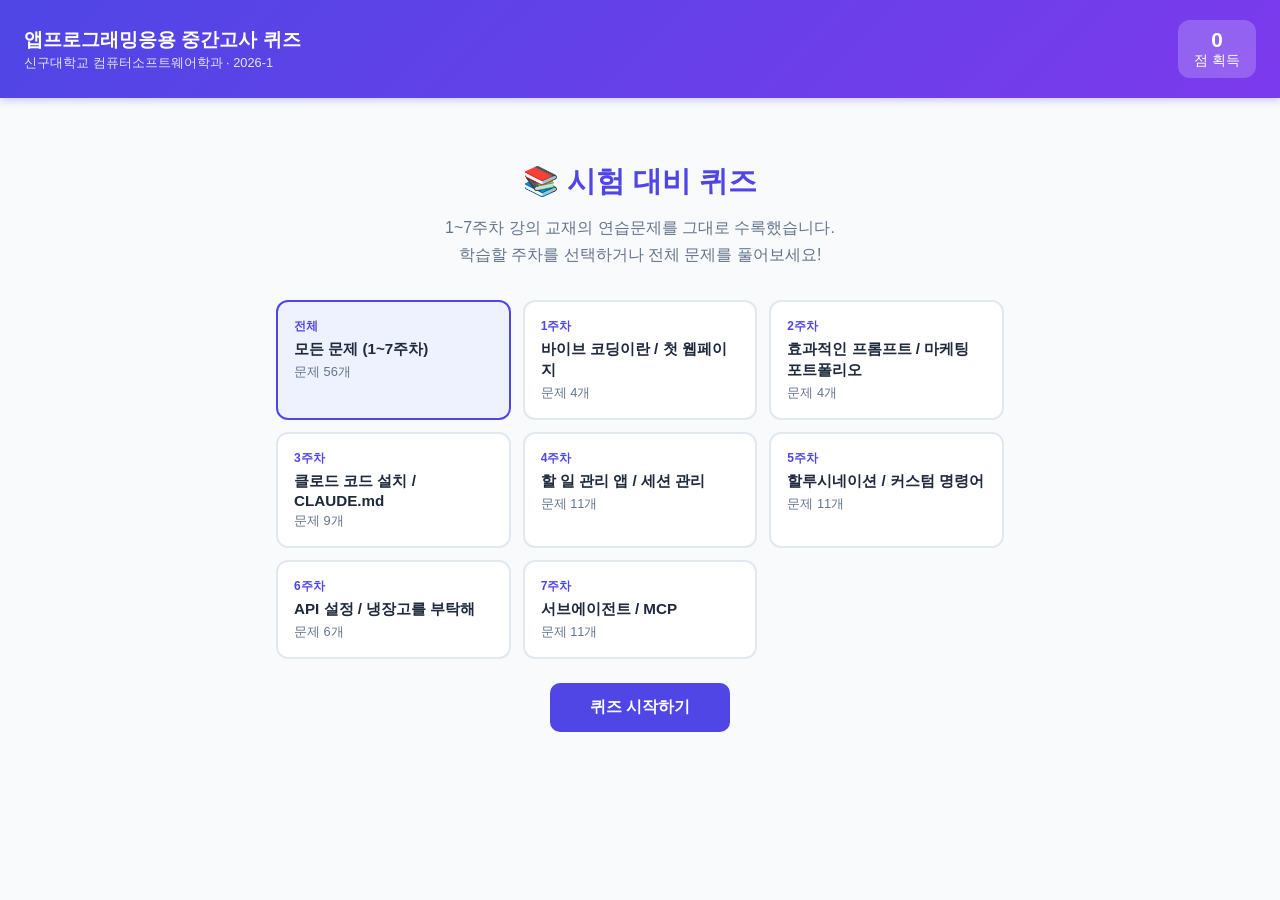
<file: midExam/quiz.html>
<!DOCTYPE html>
<html lang="ko">
<head>
<meta charset="UTF-8">
<meta name="viewport" content="width=device-width, initial-scale=1.0">
<title>앱프로그래밍응용 중간고사 대비 퀴즈</title>
<style>
  :root {
    --primary: #4f46e5;
    --primary-dark: #4338ca;
    --success: #16a34a;
    --error: #dc2626;
    --warning: #d97706;
    --bg: #f8fafc;
    --card: #ffffff;
    --border: #e2e8f0;
    --text: #1e293b;
    --text-muted: #64748b;
  }
  * { box-sizing: border-box; margin: 0; padding: 0; }
  body { font-family: 'Segoe UI', -apple-system, sans-serif; background: var(--bg); color: var(--text); min-height: 100vh; }

  /* ── Header ── */
  header {
    background: linear-gradient(135deg, #4f46e5 0%, #7c3aed 100%);
    color: white; padding: 20px 24px;
    display: flex; align-items: center; justify-content: space-between;
    box-shadow: 0 2px 8px rgba(79,70,229,.3);
  }
  header h1 { font-size: 1.2rem; font-weight: 700; }
  header small { font-size: .8rem; opacity: .85; display: block; margin-top: 2px; }
  #scoreBoard { background: rgba(255,255,255,.2); border-radius: 12px; padding: 8px 16px; text-align: center; font-size: .85rem; }
  #scoreBoard strong { font-size: 1.3rem; display: block; }

  /* ── Main ── */
  main { max-width: 800px; margin: 0 auto; padding: 24px 16px; }

  /* ── Start Screen ── */
  #startScreen { text-align: center; padding: 40px 20px; }
  #startScreen h2 { font-size: 1.8rem; margin-bottom: 12px; color: var(--primary); }
  #startScreen p { color: var(--text-muted); margin-bottom: 32px; line-height: 1.7; }
  .weekGrid { display: grid; grid-template-columns: repeat(auto-fit, minmax(200px, 1fr)); gap: 12px; margin-bottom: 24px; }
  .weekCard {
    background: var(--card); border: 2px solid var(--border); border-radius: 12px;
    padding: 16px; cursor: pointer; transition: all .2s;
    text-align: left;
  }
  .weekCard:hover { border-color: var(--primary); transform: translateY(-2px); box-shadow: 0 4px 12px rgba(79,70,229,.15); }
  .weekCard.selected { border-color: var(--primary); background: #eef2ff; }
  .weekCard .wNum { font-size: .75rem; color: var(--primary); font-weight: 600; text-transform: uppercase; }
  .weekCard .wTitle { font-size: .95rem; font-weight: 600; margin: 4px 0; }
  .weekCard .wCount { font-size: .8rem; color: var(--text-muted); }
  .btnPrimary {
    background: var(--primary); color: white; border: none;
    padding: 14px 40px; border-radius: 10px; font-size: 1rem; font-weight: 600;
    cursor: pointer; transition: background .2s;
  }
  .btnPrimary:hover { background: var(--primary-dark); }
  .btnPrimary:disabled { background: #a5b4fc; cursor: not-allowed; }

  /* ── Quiz Screen ── */
  #quizScreen { display: none; }
  .progressWrap { margin-bottom: 20px; }
  .progressInfo { display: flex; justify-content: space-between; font-size: .85rem; color: var(--text-muted); margin-bottom: 6px; }
  .progressBar { background: var(--border); border-radius: 99px; height: 8px; overflow: hidden; }
  .progressFill { background: linear-gradient(90deg, var(--primary), #7c3aed); height: 100%; border-radius: 99px; transition: width .4s; }
  .weekBadge { display: inline-block; background: #eef2ff; color: var(--primary); font-size: .75rem; font-weight: 600; padding: 4px 10px; border-radius: 99px; margin-bottom: 16px; }

  .questionCard {
    background: var(--card); border-radius: 16px; padding: 28px;
    box-shadow: 0 2px 12px rgba(0,0,0,.06); margin-bottom: 20px;
  }
  .questionCard .qNum { font-size: .8rem; color: var(--text-muted); margin-bottom: 8px; }
  .questionCard .qText { font-size: 1.05rem; font-weight: 600; line-height: 1.6; margin-bottom: 20px; }
  .questionCard .qSubText { font-size: .9rem; color: var(--text-muted); background: #f8fafc; border-left: 3px solid var(--primary); padding: 10px 14px; border-radius: 0 8px 8px 0; margin-bottom: 16px; }

  /* Options */
  .options { display: flex; flex-direction: column; gap: 10px; }
  .option {
    background: var(--bg); border: 2px solid var(--border); border-radius: 10px;
    padding: 14px 16px; cursor: pointer; transition: all .15s;
    display: flex; align-items: flex-start; gap: 10px; font-size: .95rem; line-height: 1.5;
  }
  .option:hover:not(.disabled) { border-color: var(--primary); background: #eef2ff; }
  .option .optLabel { font-weight: 700; color: var(--text-muted); min-width: 20px; }
  .option.correct { border-color: var(--success); background: #f0fdf4; }
  .option.correct .optLabel { color: var(--success); }
  .option.wrong { border-color: var(--error); background: #fef2f2; }
  .option.wrong .optLabel { color: var(--error); }
  .option.show-correct { border-color: var(--success); background: #f0fdf4; }
  .option.show-correct .optLabel { color: var(--success); }
  .option.disabled { cursor: not-allowed; }

  /* Feedback */
  .feedback {
    margin-top: 16px; padding: 14px 16px; border-radius: 10px;
    font-size: .9rem; line-height: 1.6; display: none;
  }
  .feedback.correct { background: #f0fdf4; border: 1px solid #86efac; color: #15803d; }
  .feedback.wrong { background: #fef2f2; border: 1px solid #fca5a5; color: #b91c1c; }

  /* Text input question */
  .textInputWrap { display: flex; gap: 10px; margin-top: 8px; flex-wrap: wrap; }
  .textInputWrap input {
    flex: 1; min-width: 160px; border: 2px solid var(--border); border-radius: 8px;
    padding: 10px 14px; font-size: .95rem; outline: none; transition: border-color .2s;
  }
  .textInputWrap input:focus { border-color: var(--primary); }
  .textInputWrap input.correct-input { border-color: var(--success); background: #f0fdf4; }
  .textInputWrap input.wrong-input { border-color: var(--error); background: #fef2f2; }
  .btnCheck { background: var(--primary); color: white; border: none; padding: 10px 20px; border-radius: 8px; font-size: .9rem; cursor: pointer; font-weight: 600; }
  .btnCheck:hover { background: var(--primary-dark); }

  /* Navigation */
  .navBtns { display: flex; gap: 10px; justify-content: flex-end; }
  .btnSecondary {
    background: var(--card); color: var(--text); border: 2px solid var(--border);
    padding: 11px 24px; border-radius: 10px; font-size: .95rem; font-weight: 600;
    cursor: pointer; transition: all .15s;
  }
  .btnSecondary:hover { border-color: var(--primary); color: var(--primary); }

  /* ── Result Screen ── */
  #resultScreen { display: none; text-align: center; }
  .resultCard { background: var(--card); border-radius: 20px; padding: 40px; box-shadow: 0 4px 20px rgba(0,0,0,.08); }
  .resultEmoji { font-size: 4rem; margin-bottom: 16px; }
  .resultScore { font-size: 3.5rem; font-weight: 800; color: var(--primary); }
  .resultTotal { font-size: 1rem; color: var(--text-muted); margin-bottom: 24px; }
  .resultMsg { font-size: 1.1rem; margin-bottom: 32px; }
  .resultStats { display: grid; grid-template-columns: 1fr 1fr 1fr; gap: 12px; margin-bottom: 32px; }
  .statBox { background: var(--bg); border-radius: 12px; padding: 16px; }
  .statBox .val { font-size: 1.6rem; font-weight: 700; }
  .statBox .lbl { font-size: .8rem; color: var(--text-muted); margin-top: 2px; }
  .statBox.green .val { color: var(--success); }
  .statBox.red .val { color: var(--error); }
  .statBox.blue .val { color: var(--primary); }
  .resultActions { display: flex; gap: 12px; justify-content: center; flex-wrap: wrap; }

  /* Review */
  #reviewSection { margin-top: 32px; }
  .reviewItem { background: var(--card); border-radius: 12px; padding: 20px; margin-bottom: 12px; border-left: 4px solid var(--border); text-align: left; }
  .reviewItem.reviewCorrect { border-left-color: var(--success); }
  .reviewItem.reviewWrong { border-left-color: var(--error); }
  .reviewItem .revQ { font-size: .9rem; font-weight: 600; margin-bottom: 8px; }
  .reviewItem .revA { font-size: .85rem; color: var(--text-muted); }
  .reviewItem .revA span { font-weight: 600; }
  .reviewItem .revA .correct-ans { color: var(--success); }
  .reviewItem .revA .wrong-ans { color: var(--error); }

  @media (max-width: 500px) {
    header { flex-direction: column; gap: 12px; text-align: center; }
    .resultStats { grid-template-columns: 1fr; }
    .weekGrid { grid-template-columns: 1fr; }
  }
</style>
</head>
<body>

<header>
  <div>
    <h1>앱프로그래밍응용 중간고사 퀴즈</h1>
    <small>신구대학교 컴퓨터소프트웨어학과 · 2026-1</small>
  </div>
  <div id="scoreBoard">
    <strong id="headerScore">0</strong>
    <span>점 획득</span>
  </div>
</header>

<main>
  <!-- ① Start -->
  <div id="startScreen">
    <h2>📚 시험 대비 퀴즈</h2>
    <p>1~7주차 강의 교재의 연습문제를 그대로 수록했습니다.<br>
       학습할 주차를 선택하거나 전체 문제를 풀어보세요!</p>
    <div class="weekGrid" id="weekGrid"></div>
    <button class="btnPrimary" id="startBtn">퀴즈 시작하기</button>
  </div>

  <!-- ② Quiz -->
  <div id="quizScreen">
    <div class="progressWrap">
      <div class="progressInfo">
        <span id="progressText">문제 1 / 1</span>
        <span id="progressPct">0%</span>
      </div>
      <div class="progressBar"><div class="progressFill" id="progressFill" style="width:0%"></div></div>
    </div>

    <div class="questionCard" id="qCard">
      <div class="qNum" id="qNum"></div>
      <div class="weekBadge" id="qWeekBadge"></div>
      <div class="qText" id="qText"></div>
      <div class="qSubText" id="qSubText" style="display:none"></div>
      <div id="optionsArea"></div>
      <div class="feedback" id="feedbackBox"></div>
    </div>

    <div class="navBtns">
      <button class="btnSecondary" id="prevBtn" onclick="goPrev()">← 이전</button>
      <button class="btnPrimary" id="nextBtn" onclick="goNext()">다음 →</button>
    </div>
  </div>

  <!-- ③ Result -->
  <div id="resultScreen">
    <div class="resultCard">
      <div class="resultEmoji" id="resultEmoji"></div>
      <div class="resultScore" id="resultScore"></div>
      <div class="resultTotal" id="resultTotal"></div>
      <div class="resultMsg" id="resultMsg"></div>
      <div class="resultStats">
        <div class="statBox green"><div class="val" id="rCorrect"></div><div class="lbl">정답</div></div>
        <div class="statBox red"><div class="val" id="rWrong"></div><div class="lbl">오답</div></div>
        <div class="statBox blue"><div class="val" id="rPct"></div><div class="lbl">정답률</div></div>
      </div>
      <div class="resultActions">
        <button class="btnSecondary" onclick="showReview()">오답 복습하기</button>
        <button class="btnPrimary" onclick="location.reload()">처음으로</button>
      </div>
    </div>
    <div id="reviewSection"></div>
  </div>
</main>

<script>
// ═══════════════════════════════════════════════════════
//  QUESTION DATA
// ═══════════════════════════════════════════════════════
const ALL_QUESTIONS = [

// ─── 1주차 ───────────────────────────────────────────
{
  week: 1, section: '01-1 바이브 코딩이란',
  q: '다음 중 AI의 발전 과정을 올바른 순서로 나열한 것은?',
  opts: [
    '뉴럴 네트워크 → 딥러닝 → 트랜스포머 → LLM',
    '딥러닝 → 뉴럴 네트워크 → LLM → 트랜스포머',
    '트랜스포머 → 뉴럴 네트워크 → 딥러닝 → LLM',
    'LLM → 트랜스포머 → 딥러닝 → 뉴럴 네트워크'
  ],
  answer: 0,
  explain: '뉴럴 네트워크(1950s~) → 딥러닝(2010s~) → 트랜스포머(2017~) → LLM(2020~현재) 순서입니다.'
},
{
  week: 1, section: '01-1 바이브 코딩이란',
  q: '빈칸을 채워 보세요.',
  sub: '바이브 코딩 도구는 여러 AI를 선택할 수 있는 (  ①  ) 도구와 자체 AI를 활용하는 (  ②  ) 도구로 나뉜다.',
  opts: [
    '① 모델 선택형, ② 전용 모델형',
    '① 전용 모델형, ② 모델 선택형',
    '① 오픈소스형, ② 클로즈드형',
    '① 통합형, ② 분산형'
  ],
  answer: 0,
  explain: '여러 AI를 선택할 수 있는 도구는 모델 선택형(Cursor, Replit 등), 자체 AI만 쓰는 도구는 전용 모델형(Claude Code, Gemini CLI 등)입니다.'
},
{
  week: 1, section: '01-2 나의 첫 웹페이지',
  q: '다음 중 AI 어시스턴트의 발전 과정을 올바른 순서로 나열한 것은?',
  opts: [
    '규칙 기반 → 통계 기반 → 딥러닝 기반 → LLM 기반',
    '통계 기반 → 규칙 기반 → LLM 기반 → 딥러닝 기반',
    '딥러닝 기반 → LLM 기반 → 규칙 기반 → 통계 기반',
    'LLM 기반 → 딥러닝 기반 → 통계 기반 → 규칙 기반'
  ],
  answer: 0,
  explain: '규칙 기반 → 통계 기반 → 딥러닝 기반 → LLM 기반 순서입니다.'
},
{
  week: 1, section: '01-2 나의 첫 웹페이지',
  q: '다음 중 CLI 기반 바이브 코딩 도구의 특징으로 옳지 않은 것은?',
  opts: [
    '터미널에서 실행한다',
    'GUI 없이 텍스트로만 소통한다',
    '여러 AI 모델을 자유롭게 선택할 수 있다',
    '프로젝트 파일을 직접 수정할 수 있다'
  ],
  answer: 2,
  explain: 'CLI 기반 전용 모델형 도구(Claude Code, Gemini CLI)는 자체 AI만 사용합니다. 여러 AI를 선택하는 것은 모델 선택형 도구(Cursor 등)의 특징입니다.'
},

// ─── 2주차 ───────────────────────────────────────────
{
  week: 2, section: '02-1 프롬프트의 비밀',
  q: '다음 중 좋은 프롬프트의 조건이 아닌 것을 고르세요.',
  opts: [
    '명확성: 원하는 결과를 구체적으로 전달한다',
    '구체성: 필요한 기능이나 조건을 세부적으로 지시한다',
    '창의성: 결과물이 놀라움을 주도록 요구한다',
    '맥락 제공: 왜 필요한지, 어떤 상황에서 활용되는지 알려 준다'
  ],
  answer: 2,
  explain: '좋은 프롬프트의 조건은 명확성, 구체성, 맥락 제공입니다. 창의성은 좋은 프롬프트의 조건이 아닙니다.'
},
{
  week: 2, section: '02-1 프롬프트의 비밀',
  q: '빈칸을 채워 보세요.',
  sub: '프롬프트와 PRD는 모두 (  ___  ) 원칙을 기반으로 한다. 이 원칙은 Why, Who, What, When, Where, How 여섯 가지 질문으로 구성된다.',
  opts: ['3C', '5W1H', 'SMART', 'SWOT'],
  answer: 1,
  explain: '5W1H는 Why, Who, What, When, Where, How 여섯 가지 질문으로 구성된 체계적 사고의 틀입니다.'
},
{
  week: 2, section: '02-2 마케팅 포트폴리오',
  q: '4단계 전략의 올바른 순서는?',
  opts: [
    '디자인 → 기본 틀 → 기능 → 점검',
    '기본 틀 → 디자인 → 기능 → 점검',
    '기본 틀 → 기능 → 디자인 → 점검',
    '기능 → 기본 틀 → 점검 → 디자인'
  ],
  answer: 2,
  explain: '뼈대(기본 틀) → 기능(실제 데이터) → 디자인(시각적 완성도) → 점검(품질 검증) 순서입니다.'
},
{
  week: 2, section: '02-2 마케팅 포트폴리오',
  q: '효과적인 프롬프트 작성법으로 옳지 않은 것은?',
  opts: [
    '5W1H 템플릿을 활용하여 체계적으로 질문한다',
    '모든 기능을 한 번에 요청하여 시간을 절약한다',
    '각 섹션에 ID를 부여하여 개별 수정이 가능하도록 한다',
    '구체적인 디자인 레퍼런스를 제공한다'
  ],
  answer: 1,
  explain: '모든 기능을 한 번에 요청하면 복잡한 코드가 생성되어 확인과 수정이 어렵습니다. 4단계 전략처럼 단계별로 나눠 요청해야 합니다.'
},

// ─── 3주차 ───────────────────────────────────────────
{
  week: 3, section: '03-1 클로드 코드 설치',
  q: '클로드 코드를 실행하기 위해 필수적으로 설치해야 하는 두 가지 프로그램을 고르세요.',
  opts: [
    'Python과 Visual Studio Code',
    'Node.js와 Git',
    'Docker와 Kubernetes',
    'Chrome과 Firefox'
  ],
  answer: 1,
  explain: '클로드 코드 설치를 위해서는 Node.js(npm 필요)와 Git을 먼저 설치해야 합니다.'
},
{
  week: 3, section: '03-1 클로드 코드 설치',
  q: '윈도우 운영체제에서 터미널을 실행하는 명령어는 무엇일까요?',
  opts: ['terminal', 'explorer', 'cmd', 'console'],
  answer: 2,
  explain: '윈도우에서 cmd를 검색창에 입력하거나, Windows+R 후 cmd를 입력해 터미널을 실행합니다.'
},
{
  week: 3, section: '03-1 클로드 코드 설치',
  q: '`npm install -g @anthropic-ai/claude-code`에서 `-g` 옵션의 의미는?',
  opts: [
    'Git과 연동하여 설치',
    '그래픽 모드로 설치',
    '시스템 전체에서 사용 가능하도록 설치',
    '게스트 모드로 설치'
  ],
  answer: 2,
  explain: '-g 옵션은 global의 약자로, 해당 패키지를 시스템 전체(전역)에서 사용할 수 있도록 설치합니다.'
},
{
  week: 3, section: '03-2 손글씨 인식 프로그램',
  q: '클로드 코드를 실행할 작업 폴더로 이동하는 방법이 아닌 것을 고르세요.',
  opts: [
    '탐색기 주소창에 cmd를 입력하여 해당 폴더에서 터미널 실행',
    '터미널을 실행한 뒤 cd 명령어로 원하는 폴더로 이동',
    '클로드 코드가 자동으로 최적 폴더를 선택',
    '원하는 폴더에서 마우스 오른쪽 버튼을 클릭해서 터미널 열기'
  ],
  answer: 2,
  explain: '클로드 코드는 실행된 폴더를 작업 공간으로 인식합니다. 자동으로 최적 폴더를 선택하는 기능은 없습니다.'
},
{
  week: 3, section: '03-2 손글씨 인식 프로그램',
  q: '손글씨 인식 프로그램 학습 과정에서 관찰할 수 있는 지표로 옳은 설명을 고르세요.',
  opts: [
    'accuracy는 낮을수록 성능이 좋다',
    'loss는 높을수록 성능이 좋다',
    'accuracy는 높을수록, loss는 낮을수록 성능이 좋다',
    '두 지표 모두 높을수록 성능이 좋다'
  ],
  answer: 2,
  explain: 'accuracy(정확도)는 높을수록, loss(손실)는 낮을수록 모델 성능이 좋습니다.'
},
{
  week: 3, section: '03-2 손글씨 인식 프로그램',
  q: '클로드 코드의 권한 설정 옵션이 아닌 것을 고르세요.',
  opts: [
    'Ask every time (매번 확인)',
    'Yes, for this session only (현재 세션만)',
    'Always allow in this project (프로젝트 내 항상 허용)',
    'Never allow modifications (수정 절대 불가)'
  ],
  answer: 3,
  explain: '클로드 코드의 권한 옵션은 매번 확인, 현재 세션만 허용, 프로젝트 내 항상 허용입니다. "수정 절대 불가" 옵션은 존재하지 않습니다.'
},
{
  week: 3, section: '03-3 CLAUDE.md',
  q: 'CLAUDE.md 파일의 주요 역할이 아닌 것을 고르세요.',
  opts: [
    '프로젝트 맥락을 자동으로 복원',
    '코딩 규칙과 명령어 저장',
    '이전 대화 내용 전체 저장',
    '클로드 코드가 시작할 때 자동으로 읽어들임'
  ],
  answer: 2,
  explain: 'CLAUDE.md는 프로젝트 구조·규칙·명령어를 기록하는 설정 파일입니다. 이전 대화 내용 전체를 저장하지는 않습니다.'
},
{
  week: 3, section: '03-3 CLAUDE.md',
  q: 'CLAUDE.md 파일을 자동으로 생성하는 명령어를 고르세요.',
  opts: ['/start', '/init', '/create', '/setup'],
  answer: 1,
  explain: '/init 명령어를 실행하면 프로젝트 폴더를 자동 분석하여 CLAUDE.md 파일을 생성합니다.'
},
{
  week: 3, section: '03-3 CLAUDE.md',
  q: '# 키의 실제 동작 방식으로 올바른 것을 고르세요.',
  opts: [
    '입력한 내용을 즉시 CLAUDE.md에 자동 저장',
    '저장 위치를 선택하는 프롬프트를 표시한 후 저장',
    '현재 세션에만 임시로 규칙 적용',
    '모든 프로젝트의 CLAUDE.md를 동시에 업데이트'
  ],
  answer: 1,
  explain: '# 키를 누르면 저장 위치(User memory 또는 Project memory)를 선택하는 프롬프트가 나타나고, 선택 후 해당 CLAUDE.md에 저장됩니다.'
},

// ─── 4주차 ───────────────────────────────────────────
{
  week: 4, section: '04-2 작업 재개와 효율성',
  q: '다음 설명 중 틀린 것을 고르세요.',
  opts: [
    '/compact는 대화 내용을 요약하여 토큰을 절약한다',
    'auto-compact는 컨텍스트가 임계값에 도달하면 자동으로 실행된다',
    '압축 후에도 CLAUDE.md와 프로젝트 파일은 유지된다',
    'Ctrl+R은 /context 명령어의 단축키이다',
    '"Accept all" 모드는 Shift+Tab으로 전환할 수 있다'
  ],
  answer: 3,
  explain: 'Ctrl+R은 /context 명령어의 단축키가 아닙니다. 컨텍스트 확인은 /context 명령어를 직접 입력해야 합니다.'
},
{
  week: 4, section: '04-2 작업 재개와 효율성',
  q: '여러 대화 중 특정 대화를 선택해서 재개하고 싶을 때 사용하는 명령어는?',
  opts: ['/resume', '--continue', '/reload', '/restart'],
  answer: 0,
  explain: '/resume 명령어를 입력하면 이전 대화 목록이 표시되고, 화살표 키로 원하는 대화를 선택해 재개할 수 있습니다.'
},
{
  week: 4, section: '04-2 작업 재개와 효율성',
  q: '가장 최근 대화를 즉시 이어서 작업하고 싶을 때 사용하는 옵션은?',
  opts: ['claude --resume', 'claude --continue 또는 claude -c', 'claude /resume', 'claude /restart'],
  answer: 1,
  explain: 'claude --continue 또는 claude -c 를 사용하면 가장 최근 대화를 자동으로 복구합니다.'
},
{
  week: 4, section: '04-2 작업 재개와 효율성',
  q: '현재 컨텍스트 사용량을 시각적으로 확인하고 싶을 때 사용하는 명령어는?',
  opts: ['/compact', '/status', '/context', '/usage'],
  answer: 2,
  explain: '/context 명령어를 입력하면 현재 토큰 사용량을 컬러 그리드 형태로 시각화하여 표시합니다.'
},
{
  week: 4, section: '04-2 작업 재개와 효율성',
  q: '대화가 길어져서 컨텍스트 압축이 필요할 때 사용하는 명령어는?',
  opts: ['/clear', '/compress', '/context', '/compact'],
  answer: 3,
  explain: '/compact는 대화 내용을 요약하여 컨텍스트 공간을 확보합니다. 압축 후에도 CLAUDE.md와 프로젝트 파일 정보는 유지됩니다.'
},
{
  week: 4, section: '04-2 작업 재개와 효율성',
  q: '파일 수정 승인을 매번 누르기 번거로울 때 사용하는 방법은?',
  opts: ['Ctrl+Tab으로 자동 승인 모드 전환', 'Shift+Tab으로 자동 승인 모드 전환', 'Alt+Tab으로 자동 승인 모드 전환', '/auto 명령어 입력'],
  answer: 1,
  explain: 'Shift+Tab 키를 눌러 "Accept all" 자동 승인 모드로 전환하면 파일 수정 승인을 매번 누르지 않아도 됩니다. 단, 변경 사항을 나중에 반드시 점검해야 합니다.'
},
{
  week: 4, section: '04-3 프로젝트 개선과 작업 관리',
  q: '다음 설명 중 틀린 것을 고르세요.',
  opts: [
    '스크린 캡처한 이미지는 드래그앤드롭으로 전달할 수 있다',
    '@기호를 사용하면 파일 검색 시간 없이 즉시 프롬프트에 포함된다',
    '/config는 클로드 코드의 전역 설정만 변경할 수 있다',
    '/doctor는 자동 업데이트 설정 상태를 확인할 수 있다',
    '/export로 저장한 파일은 CLAUDE.md 작성 시 참고할 수 있다'
  ],
  answer: 2,
  explain: '/config(또는 /settings)는 현재 프로젝트의 설정도 변경할 수 있습니다. 전역 설정만 변경한다는 설명은 틀렸습니다.'
},
{
  week: 4, section: '04-3 프로젝트 개선과 작업 관리',
  q: 'web_version 폴더 구조를 확인하고 싶을 때 사용하는 방법은?',
  opts: ['/folder web_version', '@web_version', '#web_version', '/dir web_version'],
  answer: 1,
  explain: '@기호를 이용하면 특정 파일이나 폴더를 즉시 참조하여 분석할 수 있습니다. "@web_version 폴더에 있는 파일들을 분석해 줘"처럼 사용합니다.'
},
{
  week: 4, section: '04-3 프로젝트 개선과 작업 관리',
  q: 'script.js 파일에서 특정 함수를 찾고 싶을 때 사용하는 방법은?',
  opts: ['/find script.js', '#script.js', '@script.js', '/search script.js'],
  answer: 2,
  explain: '@script.js처럼 @기호로 파일을 참조하면 해당 파일을 즉시 컨텍스트에 포함하여 분석을 요청할 수 있습니다.'
},
{
  week: 4, section: '04-3 프로젝트 개선과 작업 관리',
  q: '클로드 코드 설치 상태를 점검하고 싶을 때 사용하는 명령어는?',
  opts: ['/status', '/check', '/health', '/doctor'],
  answer: 3,
  explain: '/doctor 명령어는 클로드 코드의 설치 상태, 버전, 업데이트 가능 여부 등을 종합적으로 점검합니다.'
},
{
  week: 4, section: '04-3 프로젝트 개선과 작업 관리',
  q: '작업한 대화 내용을 파일로 저장하고 싶을 때 사용하는 명령어는?',
  opts: ['/save', '/export', '/backup', '/store'],
  answer: 1,
  explain: '/export 명령어를 사용하면 대화 기록을 클립보드에 복사하거나 파일로 저장할 수 있습니다.'
},

// ─── 5주차 ───────────────────────────────────────────
{
  week: 5, section: '05-1 할루시네이션과 검증',
  q: '다음 설명 중 틀린 것을 고르세요.',
  opts: [
    'AI 할루시네이션은 패턴을 과도하게 일반화할 때 발생할 수 있다',
    '/memory 명령어에서 Project memory를 선택하면 ./CLAUDE.md 파일이 열린다',
    '/clear는 대화를 요약하여 압축하고 컨텍스트를 유지한다',
    './CLAUDE.md에 가이드라인을 추가할 때는 자연어로 간결하고 명확하게 작성하면 된다'
  ],
  answer: 2,
  explain: '/clear는 대화 기록을 완전히 초기화합니다. 대화를 요약하여 압축하는 것은 /compact입니다.'
},
{
  week: 5, section: '05-1 할루시네이션과 검증',
  q: '퀴즈 게임의 검증 가이드라인을 CLAUDE.md에 저장하고 싶을 때 사용하는 명령어는?',
  opts: ['/save', '/rule', '/memory', '/store'],
  answer: 2,
  explain: '/memory 명령어를 사용하면 저장 위치를 선택하여 CLAUDE.md에 규칙과 가이드라인을 추가할 수 있습니다.'
},
{
  week: 5, section: '05-1 할루시네이션과 검증',
  q: '이전 대화가 새 작업에 영향을 줄 것 같을 때 사용하는 명령어는?',
  opts: ['/compact', '/clear', '/reset', '/new'],
  answer: 1,
  explain: '/clear(또는 /reset)는 대화 기록을 완전히 초기화하여 새로운 주제로 전환할 때 사용합니다.'
},
{
  week: 5, section: '05-1 할루시네이션과 검증',
  q: '대화가 길어져서 토큰을 절약하고 싶을 때 사용하는 명령어는?',
  opts: ['/clear', '/context', '/compact', '/trim'],
  answer: 2,
  explain: '/compact는 대화 내용을 요약하여 토큰 사용량을 줄이고 컨텍스트 공간을 확보합니다. CLAUDE.md와 프로젝트 파일은 유지됩니다.'
},
{
  week: 5, section: '05-1 할루시네이션과 검증',
  q: '"세계에서 가장 긴 강" 같은 최상급 표현의 애매한 문제를 발견했을 때 적절한 대응은?',
  opts: [
    '문제를 삭제한다',
    '측정 기준(예: 길이 기준)을 명시하여 수정한다',
    'AI에게 다시 생성해 달라고 요청한다',
    '그대로 유지한다'
  ],
  answer: 1,
  explain: '할루시네이션 검증 가이드라인에 따라 최상급 표현에는 측정 기준을 명시해야 합니다. "가장 긴" → "길이 기준 가장 긴"으로 수정합니다.'
},
{
  week: 5, section: '05-2 커스텀 명령어와 자동화',
  q: '다음 설명 중 틀린 것을 고르세요.',
  opts: [
    '프로젝트 명령어는 해당 프로젝트에서만 사용 가능하다',
    '커스텀 명령어는 자연어로 작성할 수 있다',
    '명령어 생성 후 즉시 사용 가능하다',
    '마크다운 파일 형식으로 명령어를 저장한다',
    '매개변수를 통해 유연한 동작이 가능하다'
  ],
  answer: 2,
  explain: '커스텀 명령어는 생성 후 클로드 코드를 재시작해야 사용할 수 있습니다. 즉시 사용 가능하다는 설명은 틀렸습니다.'
},
{
  week: 5, section: '05-2 커스텀 명령어와 자동화',
  q: '프로젝트 전용 커스텀 명령어 저장 위치는?',
  opts: ['~/.claude/commands/', '.claude/commands/', './commands/', '.claude/rules/'],
  answer: 1,
  explain: '프로젝트 전용 명령어는 .claude/commands/ 폴더에 저장됩니다. ~/.claude/commands/는 전역(모든 프로젝트)에 적용됩니다.'
},
{
  week: 5, section: '05-2 커스텀 명령어와 자동화',
  q: '새 커스텀 명령어 작성 후 사용하려면 어떻게 해야 하나요?',
  opts: [
    '즉시 사용 가능하다',
    '클로드 코드를 재시작해야 한다',
    '/reload 명령어를 실행한다',
    '/refresh 명령어를 실행한다'
  ],
  answer: 1,
  explain: '커스텀 명령어는 /exit으로 클로드 코드를 종료한 후, claude로 재시작해야 적용됩니다.'
},
{
  week: 5, section: '05-2 커스텀 명령어와 자동화',
  q: '특정 범위 검토 시 사용하는 인수 플레이스홀더는? (예: /quiz-range [시작] [끝])',
  opts: ['$ARGUMENTS', '$VAR1, $VAR2', '$1, $2', '{1}, {2}'],
  answer: 2,
  explain: '$1, $2 등은 위치 기반 플레이스홀더로, 첫 번째·두 번째 인수를 각각 받습니다.'
},
{
  week: 5, section: '05-2 커스텀 명령어와 자동화',
  q: '사용자 입력 전체를 받는 플레이스홀더는?',
  opts: ['$ALL', '$INPUT', '$PARAMS', '$ARGUMENTS'],
  answer: 3,
  explain: '$ARGUMENTS는 사용자가 명령어 뒤에 입력한 모든 인수를 한꺼번에 받는 플레이스홀더입니다.'
},
{
  week: 5, section: '05-2 커스텀 명령어와 자동화',
  q: '~/.claude/commands/ 폴더에 저장된 명령어의 적용 범위는?',
  opts: ['현재 프로젝트만', '최근 3개 프로젝트', '모든 프로젝트', '현재 세션만'],
  answer: 2,
  explain: '~/.claude/commands/에 저장된 전역 명령어는 모든 프로젝트에서 사용할 수 있습니다.'
},

// ─── 6주차 ───────────────────────────────────────────
{
  week: 6, section: '06-1 API 설정하기',
  q: '오픈라우터에서 API를 사용하기 위해 필요한 것을 모두 고르세요.',
  opts: [
    'API 키와 모델명',
    'API 키와 자체 서버',
    '모델명과 .gitignore 파일',
    '자체 서버와 .gitignore 파일'
  ],
  answer: 0,
  explain: '오픈라우터 API 사용에는 발급받은 API 키와 사용할 모델의 정확한 모델명이 필요합니다.'
},
{
  week: 6, section: '06-1 API 설정하기',
  q: '클로드 코드에서 API 키를 안전하게 관리하기 위한 방법이 아닌 것을 고르세요.',
  opts: [
    '.env 파일에 API 키 저장',
    '.gitignore 파일에 .env 추가',
    '코드에 직접 API 키 하드코딩',
    '프로젝트 폴더 내에서만 키 참조'
  ],
  answer: 2,
  explain: 'API 키를 코드에 직접 하드코딩하면 깃허브 등에 노출될 위험이 있습니다. 반드시 .env 파일에 저장하고 .gitignore로 보호해야 합니다.'
},
{
  week: 6, section: '06-1 API 설정하기',
  q: '오픈라우터의 Activity 메뉴에서 확인할 수 있는 정보가 아닌 것은?',
  opts: [
    '사용한 모델명',
    '사용 시간',
    '호출한 코드 내용',
    'API 호출 기록'
  ],
  answer: 2,
  explain: 'Activity 메뉴에서는 Timestamp, 모델명, API 호출 기록 등을 확인할 수 있지만, 실제 코드 내용은 표시되지 않습니다.'
},
{
  week: 6, section: '06-2 냉장고를 부탁해',
  q: '2단계에서 텍스트 모델 API 호출이 실패할 때 점검이 불필요한 항목은?',
  opts: [
    '.env 파일의 API 키 존재 여부',
    '텍스트 모델명의 정확성',
    '1단계 서버의 포트(8501) 점유 여부',
    '.gitignore 파일의 존재 여부'
  ],
  answer: 3,
  explain: '.gitignore는 깃허브 업로드 보호를 위한 파일로, API 호출 성공 여부와는 무관합니다. API 호출 실패 시에는 API 키, 모델명, 포트 충돌 등을 점검해야 합니다.'
},
{
  week: 6, section: '06-2 냉장고를 부탁해',
  q: 'Streamlit과 전통적 웹 개발의 차이로 틀린 것은?',
  opts: [
    '파이썬 코드만으로 웹 앱 제작 가능',
    '데이터 시각화 및 ML 시연에 특화',
    '반드시 프런트엔드와 백엔드를 분리해야 함',
    'streamlit run 명령어로 실행'
  ],
  answer: 2,
  explain: 'Streamlit은 파이썬 코드 하나로 프런트엔드와 백엔드를 함께 구현합니다. 반드시 분리해야 한다는 설명은 틀렸습니다.'
},
{
  week: 6, section: '06-2 냉장고를 부탁해',
  q: 'API 키를 깃허브에 올리지 않으려면 어떻게 해야 하나요?',
  opts: [
    '코드에 주석으로만 표시한다',
    '.env 파일에 키를 저장하고 .gitignore에 .env를 추가하여 Git 관리에서 제외한다',
    'API 키를 CLAUDE.md에 저장한다',
    'API 키를 매번 직접 입력한다'
  ],
  answer: 1,
  explain: '.env 파일에 API 키를 저장하고, .gitignore에 .env를 등록하면 Git 커밋 시 .env 파일이 자동으로 제외되어 깃허브에 올라가지 않습니다.'
},

// ─── 7주차 ───────────────────────────────────────────
{
  week: 7, section: '07-1 서브에이전트',
  q: '커스텀 명령어와 에이전트의 기술적 차이점으로 옳은 것을 고르세요.',
  opts: [
    '커스텀 명령어는 .md 파일로 저장되지만 에이전트는 .json 파일로 저장된다',
    '에이전트는 독립적인 AI 모델을 선택할 수 있지만 커스텀 명령어는 메인 세션의 모델을 공유한다',
    '커스텀 명령어가 에이전트보다 더 복잡한 작업 플로우를 처리할 수 있다',
    '에이전트는 적용을 위해 재시작이 필요하지만 커스텀 명령어는 바로 사용할 수 있다'
  ],
  answer: 1,
  explain: '에이전트는 Opus, Sonnet 등 독립적인 AI 모델을 선택할 수 있습니다. 커스텀 명령어는 메인 세션 모델을 그대로 사용합니다.'
},
{
  week: 7, section: '07-1 서브에이전트',
  q: '에이전트 생성 시 "Inherit from parent" 옵션을 선택했을 때의 동작으로 옳은 것을 고르세요.',
  opts: [
    '항상 가장 저렴한 모델을 자동 선택한다',
    '메인 세션에서 사용 중인 모델을 그대로 상속받는다',
    '부모 에이전트가 사용하는 모델을 복사한다',
    'Claude의 최신 모델로 자동 업그레이드된다'
  ],
  answer: 1,
  explain: '"Inherit from parent"를 선택하면 해당 에이전트는 메인 세션(클로드 코드)에서 현재 사용 중인 모델을 그대로 상속받습니다.'
},
{
  week: 7, section: '07-1 서브에이전트',
  q: '에이전트에게 Read-only 권한만 부여했을 때 수행할 수 없는 작업은?',
  opts: [
    '코드 파일 내용 읽기 및 분석',
    '버그 리포트 생성',
    '발견한 버그 직접 수정',
    '성능 문제 제안서 작성'
  ],
  answer: 2,
  explain: 'Read-only 권한에서는 파일 읽기, 분석, 리포트 생성은 가능하지만, 파일 수정(버그 수정, 새 파일 생성 등)은 불가능합니다.'
},
{
  week: 7, section: '07-2 AI 개발팀 구축',
  q: 'AI 공감 다이어리 개발에서 QA 테스트 시간이 더 오래 걸린 이유로 가장 적절한 것을 고르세요.',
  opts: [
    'QA 에이전트가 더 느린 AI 모델을 사용하기 때문이다',
    'QA 에이전트는 이전 에이전트들의 작업 결과를 모두 검토해야 하기 때문이다',
    'QA 에이전트만 인터넷 연결이 필요하기 때문이다',
    'QA 에이전트는 파일 읽기 권한이 없기 때문이다'
  ],
  answer: 1,
  explain: 'QA 에이전트는 백엔드, 프런트엔드 등 이전 모든 에이전트들의 작업 결과물을 종합적으로 검토해야 하므로 더 많은 시간이 소요됩니다.'
},
{
  week: 7, section: '07-2 AI 개발팀 구축',
  q: 'PM 에이전트가 생성한 PRD를 다른 에이전트들이 참조하는 방식으로 옳지 않은 것을 고르세요.',
  opts: [
    'PRD가 프로젝트 폴더에 생성되어 각 에이전트들이 접근한다',
    '에이전트들이 순차적, 혹은 병렬로 작업하며 PRD를 참조하게 된다',
    'PRD 파일 경로를 에이전트별로 지정하지 않아도 된다',
    'PRD는 .claude/agents/ 폴더에 자동으로 복사되어 공유된다'
  ],
  answer: 3,
  explain: 'PRD는 프로젝트 폴더에 생성됩니다. .claude/agents/ 폴더는 에이전트 정의 파일이 저장되는 곳으로, PRD가 자동 복사되지는 않습니다.'
},
{
  week: 7, section: '08-1 MCP란?',
  q: 'MCP와 API의 차이점으로 가장 적절한 설명을 고르세요.',
  opts: [
    'API는 특정 기능을 요청하는 방식이고, MCP는 AI가 외부 시스템과 직접 소통하게 하는 프로토콜',
    'MCP는 API보다 속도가 빠르다',
    'API는 유료이고 MCP는 무료이다',
    'MCP는 클로드 코드에서만 사용 가능하다'
  ],
  answer: 0,
  explain: 'API는 특정 서비스 하나의 기능을 요청하는 방식이고, MCP(Model Context Protocol)는 AI가 다양한 외부 시스템·도구와 표준화된 방식으로 직접 소통하게 해주는 통신 규약입니다.'
},
{
  week: 7, section: '08-1 MCP란?',
  q: '로컬 MCP 설치 명령어에서 "--" 구분자의 역할로 옳은 것을 고르세요.',
  opts: [
    '주석을 표시하는 기호',
    '클로드 코드 옵션과 MCP 서버 실행 명령을 구분',
    '버전 정보를 나타내는 표시',
    '에러 처리를 위한 구분자'
  ],
  answer: 1,
  explain: '--는 클로드 코드 자체의 옵션과 MCP 서버를 실행하는 명령어를 구분하는 기호입니다.'
},
{
  week: 7, section: '08-2 MCP 설치 & 활용',
  q: 'Playwright MCP가 테스트 완료 후 생성하는 폴더 이름을 고르세요.',
  opts: ['.test-results', '.playwright-mcp', '.automation', '.screenshots'],
  answer: 1,
  explain: 'Playwright MCP는 자동 테스트 완료 후 .playwright-mcp 폴더에 스크린샷과 결과를 저장합니다.'
},
{
  week: 7, section: '08-2 MCP 설치 & 활용',
  q: '깃허브에 코드를 업로드하는 올바른 순서는?',
  opts: [
    'commit → add → push',
    'push → add → commit',
    'add → commit → push',
    'add → push → commit'
  ],
  answer: 2,
  explain: 'git add(파일 선택) → git commit(로컬 저장소에 저장) → git push(원격 저장소에 업로드) 순서입니다.'
},
{
  week: 7, section: '08-3 배포와 데이터베이스',
  q: '로컬 스토리지와 클라우드 데이터베이스의 가장 큰 차이점은?',
  opts: [
    '로컬 스토리지가 더 빠르다',
    '데이터베이스는 여러 기기에서 데이터를 공유할 수 있다',
    '로컬 스토리지가 더 안전하다',
    '데이터베이스는 무료가 없다'
  ],
  answer: 1,
  explain: '클라우드 데이터베이스는 인터넷 서버에 저장되어 여러 기기에서 동일한 데이터를 공유할 수 있습니다. 로컬 스토리지는 같은 브라우저에서만 접근 가능하고 캐시 삭제 시 사라질 수 있습니다.'
},
{
  week: 7, section: '08-3 배포와 데이터베이스',
  q: 'Vercel 배포 시 404 에러가 발생한 이유와 해결 방법으로 옳은 것을 고르세요.',
  opts: [
    '서버 오류 – 재시작 필요',
    'index.html 파일 부재 – 파일명 변경 필요',
    '인증 실패 – 재로그인 필요',
    '네트워크 오류 – 연결 확인 필요'
  ],
  answer: 1,
  explain: 'Vercel은 기본 진입점으로 index.html을 찾습니다. 메인 파일 이름이 다른 경우 index.html로 변경해야 합니다.'
}
];

// ═══════════════════════════════════════════════════════
//  WEEK META
// ═══════════════════════════════════════════════════════
const WEEK_META = [
  { w:0, label:'전체', title:'모든 문제 (1~7주차)', color:'#4f46e5' },
  { w:1, label:'1주차', title:'바이브 코딩이란 / 첫 웹페이지', color:'#0ea5e9' },
  { w:2, label:'2주차', title:'효과적인 프롬프트 / 마케팅 포트폴리오', color:'#8b5cf6' },
  { w:3, label:'3주차', title:'클로드 코드 설치 / CLAUDE.md', color:'#ec4899' },
  { w:4, label:'4주차', title:'할 일 관리 앱 / 세션 관리', color:'#f59e0b' },
  { w:5, label:'5주차', title:'할루시네이션 / 커스텀 명령어', color:'#10b981' },
  { w:6, label:'6주차', title:'API 설정 / 냉장고를 부탁해', color:'#ef4444' },
  { w:7, label:'7주차', title:'서브에이전트 / MCP', color:'#6366f1' },
];

// ═══════════════════════════════════════════════════════
//  STATE
// ═══════════════════════════════════════════════════════
let selectedWeeks = new Set([0]);
let currentQuestions = [];
let currentIdx = 0;
let userAnswers = [];
let score = 0;
let answered = false;

// ═══════════════════════════════════════════════════════
//  INIT
// ═══════════════════════════════════════════════════════
function init() {
  const grid = document.getElementById('weekGrid');
  WEEK_META.forEach(m => {
    const count = m.w === 0
      ? ALL_QUESTIONS.length
      : ALL_QUESTIONS.filter(q => q.week === m.w).length;
    const card = document.createElement('div');
    card.className = 'weekCard' + (m.w === 0 ? ' selected' : '');
    card.innerHTML = `<div class="wNum">${m.label}</div><div class="wTitle">${m.title}</div><div class="wCount">문제 ${count}개</div>`;
    card.onclick = () => toggleWeek(m.w, card);
    grid.appendChild(card);
  });
  document.getElementById('startBtn').onclick = startQuiz;
}

function toggleWeek(w, card) {
  if (w === 0) {
    // 전체 선택
    selectedWeeks.clear();
    selectedWeeks.add(0);
    document.querySelectorAll('.weekCard').forEach((c, i) => {
      c.classList.toggle('selected', i === 0);
    });
  } else {
    selectedWeeks.delete(0);
    document.querySelectorAll('.weekCard')[0].classList.remove('selected');
    if (selectedWeeks.has(w)) {
      selectedWeeks.delete(w);
      card.classList.remove('selected');
    } else {
      selectedWeeks.add(w);
      card.classList.add('selected');
    }
    if (selectedWeeks.size === 0) {
      selectedWeeks.add(0);
      document.querySelectorAll('.weekCard')[0].classList.add('selected');
    }
  }
}

function startQuiz() {
  if (selectedWeeks.has(0)) {
    currentQuestions = shuffle([...ALL_QUESTIONS]);
  } else {
    const pool = ALL_QUESTIONS.filter(q => selectedWeeks.has(q.week));
    currentQuestions = shuffle(pool);
  }
  if (currentQuestions.length === 0) return;

  userAnswers = new Array(currentQuestions.length).fill(null);
  currentIdx = 0;
  score = 0;

  document.getElementById('startScreen').style.display = 'none';
  document.getElementById('quizScreen').style.display = 'block';
  renderQuestion();
}

// ═══════════════════════════════════════════════════════
//  SHUFFLE
// ═══════════════════════════════════════════════════════
function shuffle(arr) {
  for (let i = arr.length - 1; i > 0; i--) {
    const j = Math.floor(Math.random() * (i + 1));
    [arr[i], arr[j]] = [arr[j], arr[i]];
  }
  return arr;
}

// ═══════════════════════════════════════════════════════
//  RENDER QUESTION
// ═══════════════════════════════════════════════════════
function renderQuestion() {
  const q = currentQuestions[currentIdx];
  const total = currentQuestions.length;
  answered = userAnswers[currentIdx] !== null;

  // Progress
  document.getElementById('progressText').textContent = `문제 ${currentIdx + 1} / ${total}`;
  const pct = Math.round(((currentIdx + 1) / total) * 100);
  document.getElementById('progressPct').textContent = pct + '%';
  document.getElementById('progressFill').style.width = pct + '%';

  // Badge
  document.getElementById('qWeekBadge').textContent = `${q.week}주차 · ${q.section}`;

  // Question
  document.getElementById('qNum').textContent = `Q${currentIdx + 1}`;
  document.getElementById('qText').textContent = q.q;
  const subEl = document.getElementById('qSubText');
  if (q.sub) {
    subEl.textContent = q.sub;
    subEl.style.display = 'block';
  } else {
    subEl.style.display = 'none';
  }

  // Options
  const area = document.getElementById('optionsArea');
  area.innerHTML = '';
  const labels = ['①', '②', '③', '④', '⑤'];
  const div = document.createElement('div');
  div.className = 'options';

  q.opts.forEach((opt, i) => {
    const btn = document.createElement('div');
    btn.className = 'option';
    btn.innerHTML = `<span class="optLabel">${labels[i]}</span><span>${opt}</span>`;

    if (answered) {
      btn.classList.add('disabled');
      if (i === q.answer) btn.classList.add('show-correct');
      if (userAnswers[currentIdx] === i && i !== q.answer) btn.classList.add('wrong');
    } else {
      btn.onclick = () => selectAnswer(i);
    }
    div.appendChild(btn);
  });
  area.appendChild(div);

  // Feedback
  const fb = document.getElementById('feedbackBox');
  if (answered) {
    const correct = userAnswers[currentIdx] === q.answer;
    fb.className = 'feedback ' + (correct ? 'correct' : 'wrong');
    fb.innerHTML = (correct ? '✅ 정답입니다! ' : `❌ 오답입니다. 정답: <strong>${labels[q.answer]} ${q.opts[q.answer]}</strong><br>`) + q.explain;
    fb.style.display = 'block';
  } else {
    fb.style.display = 'none';
  }

  // Nav buttons
  document.getElementById('prevBtn').disabled = currentIdx === 0;
  const nextBtn = document.getElementById('nextBtn');
  if (currentIdx === total - 1 && answered) {
    nextBtn.textContent = '결과 보기 🎉';
  } else {
    nextBtn.textContent = '다음 →';
  }
}

function selectAnswer(i) {
  if (answered) return;
  const q = currentQuestions[currentIdx];
  userAnswers[currentIdx] = i;
  answered = true;
  if (i === q.answer) {
    score++;
    document.getElementById('headerScore').textContent = score;
  }
  renderQuestion();

  // Auto-advance after 1.8s if not last
  if (currentIdx < currentQuestions.length - 1) {
    setTimeout(() => {
      if (answered && currentIdx < currentQuestions.length - 1) goNext();
    }, 1800);
  }
}

function goNext() {
  if (currentIdx < currentQuestions.length - 1) {
    currentIdx++;
    renderQuestion();
  } else if (answered) {
    showResult();
  }
}

function goPrev() {
  if (currentIdx > 0) {
    currentIdx--;
    renderQuestion();
  }
}

// ═══════════════════════════════════════════════════════
//  RESULT
// ═══════════════════════════════════════════════════════
function showResult() {
  document.getElementById('quizScreen').style.display = 'none';
  document.getElementById('resultScreen').style.display = 'block';

  const total = currentQuestions.length;
  const pct = Math.round((score / total) * 100);
  const wrong = total - score;

  document.getElementById('resultScore').textContent = pct + '점';
  document.getElementById('resultTotal').textContent = `총 ${total}문제 중 ${score}문제 정답`;
  document.getElementById('rCorrect').textContent = score;
  document.getElementById('rWrong').textContent = wrong;
  document.getElementById('rPct').textContent = pct + '%';

  let emoji, msg;
  if (pct >= 90) { emoji = '🏆'; msg = '완벽합니다! 시험 준비 완료!'; }
  else if (pct >= 80) { emoji = '🎉'; msg = '훌륭해요! 조금만 더 복습하면 만점!'; }
  else if (pct >= 70) { emoji = '😊'; msg = '잘했어요! 틀린 문제를 다시 확인하세요.'; }
  else if (pct >= 60) { emoji = '📖'; msg = '합격권! 오답 복습이 필요합니다.'; }
  else { emoji = '💪'; msg = '더 많이 연습이 필요합니다. 파이팅!'; }

  document.getElementById('resultEmoji').textContent = emoji;
  document.getElementById('resultMsg').textContent = msg;
  document.getElementById('headerScore').textContent = score;
}

function showReview() {
  const sec = document.getElementById('reviewSection');
  sec.innerHTML = '<h3 style="margin-bottom:16px;font-size:1.1rem;">📋 문제 복습</h3>';
  const labels = ['①', '②', '③', '④', '⑤'];

  currentQuestions.forEach((q, i) => {
    const ua = userAnswers[i];
    const correct = ua === q.answer;
    const item = document.createElement('div');
    item.className = `reviewItem ${correct ? 'reviewCorrect' : 'reviewWrong'}`;
    item.innerHTML = `
      <div class="revQ">${correct ? '✅' : '❌'} Q${i + 1}. ${q.q}</div>
      ${q.sub ? `<div style="font-size:.83rem;color:#64748b;margin-bottom:6px;font-style:italic">${q.sub}</div>` : ''}
      <div class="revA">
        ${correct
          ? `<span class="correct-ans">내 답: ${labels[ua]} ${q.opts[ua]}</span>`
          : `<span class="wrong-ans">내 답: ${ua !== null ? labels[ua] + ' ' + q.opts[ua] : '미응답'}</span> &nbsp;|&nbsp; <span class="correct-ans">정답: ${labels[q.answer]} ${q.opts[q.answer]}</span>`
        }<br>
        <span style="color:#475569;font-size:.82rem">💡 ${q.explain}</span>
      </div>`;
    sec.appendChild(item);
  });

  sec.scrollIntoView({ behavior: 'smooth' });
}

// ═══════════════════════════════════════════════════════
init();
</script>
</body>
</html>
</file>
<file: 20260406/quiz-game/css/style.css>
/* ── CSS 변수 ─────────────────────────────────── */
:root {
  --color-primary:   #4F46E5;
  --color-primary-light: #EEF2FF;
  --color-primary-hover: #4338CA;
  --color-correct:   #16A34A;
  --color-correct-light: #DCFCE7;
  --color-wrong:     #DC2626;
  --color-wrong-light: #FEE2E2;
  --color-bg:        #F8FAFC;
  --color-card:      #FFFFFF;
  --color-text:      #1E293B;
  --color-text-sub:  #64748B;
  --color-border:    #E2E8F0;
  --radius:          12px;
  --shadow:          0 2px 16px rgba(0,0,0,0.08);
  --transition:      0.2s ease;
}

/* ── Reset ───────────────────────────────────── */
*, *::before, *::after {
  box-sizing: border-box;
  margin: 0;
  padding: 0;
}

body {
  font-family: -apple-system, BlinkMacSystemFont, "Segoe UI", "Apple SD Gothic Neo",
               "Noto Sans KR", sans-serif;
  background: var(--color-bg);
  color: var(--color-text);
  min-height: 100vh;
  display: flex;
  align-items: flex-start;
  justify-content: center;
  padding: 20px 16px 40px;
}

/* ── 화면 레이아웃 ───────────────────────────── */
.screen {
  width: 100%;
  max-width: 480px;
}

.hidden {
  display: none !important;
}

/* ── 카드 컴포넌트 ───────────────────────────── */
.card {
  background: var(--color-card);
  border-radius: var(--radius);
  box-shadow: var(--shadow);
  padding: 28px 24px;
  width: 100%;
}

/* ── 버튼 공통 ───────────────────────────────── */
.btn {
  display: block;
  width: 100%;
  padding: 14px 16px;
  border: none;
  border-radius: 8px;
  font-size: 15px;
  font-weight: 600;
  cursor: pointer;
  transition: background var(--transition), transform var(--transition), box-shadow var(--transition);
  text-align: center;
  min-height: 48px;
}

.btn:disabled {
  opacity: 0.45;
  cursor: not-allowed;
  transform: none !important;
}

.btn-primary {
  background: var(--color-primary);
  color: #fff;
}
.btn-primary:hover:not(:disabled) {
  background: var(--color-primary-hover);
  transform: translateY(-1px);
  box-shadow: 0 4px 12px rgba(79,70,229,0.3);
}

.btn-secondary {
  background: #F1F5F9;
  color: var(--color-text);
}
.btn-secondary:hover:not(:disabled) {
  background: #E2E8F0;
  transform: translateY(-1px);
}

.btn-link {
  background: transparent;
  color: var(--color-primary);
  font-size: 14px;
  font-weight: 500;
  margin-top: 8px;
  text-decoration: underline;
  min-height: 40px;
}
.btn-link:hover {
  color: var(--color-primary-hover);
}

/* ── 섹션 레이블 ─────────────────────────────── */
.section-label {
  font-size: 13px;
  font-weight: 600;
  color: var(--color-text-sub);
  text-transform: uppercase;
  letter-spacing: 0.05em;
  margin: 20px 0 10px;
}

/* ════════════════════════════════════════════
   시작 화면
═══════════════════════════════════════════ */
.home-card {
  margin-top: 12px;
}

.title {
  font-size: 28px;
  font-weight: 800;
  color: var(--color-primary);
  text-align: center;
  line-height: 1.2;
}

.subtitle {
  text-align: center;
  color: var(--color-text-sub);
  font-size: 15px;
  margin-top: 6px;
}

/* 난이도 토글 */
.difficulty-toggle {
  display: flex;
  gap: 8px;
}

.toggle-btn {
  flex: 1;
  padding: 10px;
  border: 2px solid var(--color-border);
  border-radius: 8px;
  background: #fff;
  font-size: 14px;
  font-weight: 600;
  color: var(--color-text-sub);
  cursor: pointer;
  transition: all var(--transition);
}

.toggle-btn.active {
  border-color: var(--color-primary);
  background: var(--color-primary-light);
  color: var(--color-primary);
}

.toggle-btn:hover:not(.active) {
  border-color: #CBD5E1;
  background: #F8FAFC;
}

/* 카테고리 그리드 */
.category-grid {
  display: grid;
  grid-template-columns: 1fr 1fr;
  gap: 10px;
  margin-bottom: 10px;
}

.category-btn {
  padding: 18px 12px;
  border: 2px solid var(--color-border);
  border-radius: 10px;
  background: #fff;
  font-size: 15px;
  font-weight: 600;
  color: var(--color-text);
  cursor: pointer;
  transition: all var(--transition);
  min-height: 60px;
}

.category-btn:hover {
  border-color: var(--color-primary);
  background: var(--color-primary-light);
  color: var(--color-primary);
  transform: translateY(-2px);
  box-shadow: 0 4px 12px rgba(79,70,229,0.15);
}

.category-btn--full {
  width: 100%;
  display: block;
  text-align: center;
  background: var(--color-primary-light);
  border-color: var(--color-primary);
  color: var(--color-primary);
}

.category-btn--full:hover {
  background: var(--color-primary);
  color: #fff;
  transform: translateY(-2px);
  box-shadow: 0 4px 12px rgba(79,70,229,0.3);
}

/* ════════════════════════════════════════════
   문제 화면
═══════════════════════════════════════════ */
.quiz-card {
  margin-top: 12px;
}

.quiz-header {
  display: flex;
  justify-content: space-between;
  align-items: center;
  margin-bottom: 10px;
}

.category-tag {
  background: var(--color-primary-light);
  color: var(--color-primary);
  font-size: 12px;
  font-weight: 700;
  padding: 4px 10px;
  border-radius: 20px;
}

.quiz-progress {
  font-size: 13px;
  color: var(--color-text-sub);
  font-weight: 600;
}

/* 진행 바 */
.progress-bar-wrap {
  height: 8px;
  background: var(--color-border);
  border-radius: 4px;
  overflow: hidden;
  margin-bottom: 10px;
}

.progress-bar {
  height: 100%;
  background: var(--color-primary);
  border-radius: 4px;
  width: 0%;
  transition: width 0.3s ease;
}

.quiz-score {
  text-align: right;
  font-size: 13px;
  color: var(--color-text-sub);
  margin-bottom: 24px;
}

.quiz-score strong {
  color: var(--color-primary);
  font-size: 16px;
}

.question-text {
  font-size: 18px;
  font-weight: 600;
  line-height: 1.6;
  margin-bottom: 24px;
  min-height: 72px;
}

/* 선택지 */
.choices {
  display: flex;
  flex-direction: column;
  gap: 10px;
}

.choice-btn {
  width: 100%;
  padding: 14px 16px;
  border: 2px solid var(--color-border);
  border-radius: 10px;
  background: #fff;
  font-size: 15px;
  font-weight: 500;
  color: var(--color-text);
  cursor: pointer;
  text-align: left;
  transition: all var(--transition);
  min-height: 52px;
  line-height: 1.4;
}

.choice-btn:hover:not(:disabled) {
  background: var(--color-primary-light);
  border-color: var(--color-primary);
  color: var(--color-primary);
}

.choice-btn:disabled {
  cursor: default;
}

/* ════════════════════════════════════════════
   피드백 오버레이
═══════════════════════════════════════════ */
#overlay-feedback {
  position: fixed;
  inset: 0;
  background: rgba(15, 23, 42, 0.6);
  display: flex;
  align-items: flex-end;
  justify-content: center;
  padding: 0 16px 20px;
  z-index: 100;
  animation: fadeIn 0.15s ease;
}

@keyframes fadeIn {
  from { opacity: 0; }
  to   { opacity: 1; }
}

@keyframes slideUp {
  from { transform: translateY(40px); opacity: 0; }
  to   { transform: translateY(0);    opacity: 1; }
}

@keyframes slideLeft {
  from { transform: translateX(40px); opacity: 0; }
  to   { transform: translateX(0);    opacity: 1; }
}

.quiz-card.slide-in {
  animation: slideLeft 0.2s ease;
}

.feedback-card {
  background: var(--color-card);
  border-radius: var(--radius);
  width: 100%;
  max-width: 480px;
  overflow: hidden;
  animation: slideUp 0.2s ease;
}

.feedback-header {
  padding: 16px 20px;
  font-size: 17px;
  font-weight: 700;
  color: #fff;
}

.feedback-header.correct {
  background: var(--color-correct);
}

.feedback-header.wrong {
  background: var(--color-wrong);
}

.feedback-choices {
  padding: 12px 20px;
  display: flex;
  flex-direction: column;
  gap: 8px;
}

.feedback-choice {
  padding: 12px 14px;
  border-radius: 8px;
  font-size: 14px;
  font-weight: 500;
  border: 2px solid transparent;
}

.feedback-choice.correct {
  background: var(--color-correct-light);
  border-color: var(--color-correct);
  color: var(--color-correct);
}

.feedback-choice.wrong {
  background: var(--color-wrong-light);
  border-color: var(--color-wrong);
  color: var(--color-wrong);
}

.feedback-choice.neutral {
  background: #F8FAFC;
  border-color: var(--color-border);
  color: var(--color-text-sub);
}

.feedback-explanation {
  padding: 12px 20px;
  font-size: 14px;
  color: var(--color-text-sub);
  line-height: 1.6;
  border-top: 1px solid var(--color-border);
  border-bottom: 1px solid var(--color-border);
  background: #F8FAFC;
}

.btn-next {
  margin: 16px 20px;
  width: calc(100% - 40px);
}

/* ════════════════════════════════════════════
   결과 화면
═══════════════════════════════════════════ */
.result-card {
  margin-top: 12px;
}

.result-title {
  text-align: center;
  font-size: 22px;
  font-weight: 700;
  margin-bottom: 20px;
}

.result-score-wrap {
  text-align: center;
  margin-bottom: 8px;
}

.result-score {
  font-size: 52px;
  font-weight: 800;
  color: var(--color-primary);
  line-height: 1;
}

.result-max {
  display: block;
  font-size: 16px;
  color: var(--color-text-sub);
  margin-top: 4px;
}

.result-accuracy {
  text-align: center;
  font-size: 15px;
  color: var(--color-text-sub);
  margin-bottom: 20px;
}

/* 성취도 바 */
.achievement-section {
  margin-bottom: 20px;
}

.achievement-item {
  margin-bottom: 10px;
}

.achievement-label {
  display: flex;
  justify-content: space-between;
  font-size: 13px;
  font-weight: 600;
  margin-bottom: 4px;
  color: var(--color-text-sub);
}

.achievement-bar-wrap {
  height: 12px;
  background: var(--color-border);
  border-radius: 6px;
  overflow: hidden;
}

.achievement-bar {
  height: 100%;
  background: var(--color-primary);
  border-radius: 6px;
  width: 0%;
  transition: width 0.6s ease 0.2s;
}

/* 닉네임 */
.nickname-section {
  margin-bottom: 20px;
}

.nickname-input {
  width: 100%;
  padding: 12px 14px;
  border: 2px solid var(--color-border);
  border-radius: 8px;
  font-size: 15px;
  margin-bottom: 8px;
  outline: none;
  transition: border-color var(--transition);
}

.nickname-input:focus {
  border-color: var(--color-primary);
}

.nickname-input.invalid {
  border-color: var(--color-wrong);
}

.nickname-error {
  font-size: 12px;
  color: var(--color-wrong);
  margin-bottom: 8px;
}

.result-actions {
  display: flex;
  gap: 10px;
  margin-top: 12px;
}

.result-actions .btn {
  flex: 1;
}

/* ════════════════════════════════════════════
   순위 화면
═══════════════════════════════════════════ */
.leaderboard-card {
  margin-top: 12px;
}

.leaderboard-title {
  font-size: 20px;
  font-weight: 700;
  text-align: center;
  margin-bottom: 16px;
}

.leaderboard-tabs {
  display: flex;
  gap: 4px;
  overflow-x: auto;
  margin-bottom: 16px;
  padding-bottom: 2px;
  scrollbar-width: none;
}
.leaderboard-tabs::-webkit-scrollbar { display: none; }

.tab-btn {
  flex-shrink: 0;
  padding: 8px 14px;
  border: none;
  background: transparent;
  font-size: 13px;
  font-weight: 600;
  color: var(--color-text-sub);
  cursor: pointer;
  border-bottom: 2px solid transparent;
  transition: all var(--transition);
}

.tab-btn.active {
  color: var(--color-primary);
  border-bottom-color: var(--color-primary);
}

.tab-btn:hover:not(.active) {
  color: var(--color-text);
}

.leaderboard-table-wrap {
  margin-bottom: 16px;
  border: 1px solid var(--color-border);
  border-radius: 8px;
  overflow: hidden;
}

.leaderboard-table {
  width: 100%;
  border-collapse: collapse;
  font-size: 14px;
}

.leaderboard-table th {
  background: #F8FAFC;
  padding: 10px 12px;
  text-align: left;
  font-size: 12px;
  font-weight: 600;
  color: var(--color-text-sub);
  border-bottom: 1px solid var(--color-border);
}

.leaderboard-table td {
  padding: 12px 12px;
  border-bottom: 1px solid var(--color-border);
}

.leaderboard-table td small {
  color: var(--color-text-sub);
  font-size: 11px;
  font-weight: 400;
}

.leaderboard-table tr:last-child td {
  border-bottom: none;
}

.leaderboard-table tr:hover td {
  background: #F8FAFC;
}

.leaderboard-table tr.highlight td {
  background: var(--color-primary-light);
}

.leaderboard-empty {
  text-align: center;
  padding: 32px;
  color: var(--color-text-sub);
  font-size: 14px;
}

/* ════════════════════════════════════════════
   토스트 알림
═══════════════════════════════════════════ */
.toast {
  position: fixed;
  bottom: 24px;
  left: 50%;
  transform: translateX(-50%);
  background: #1E293B;
  color: #fff;
  padding: 12px 24px;
  border-radius: 8px;
  font-size: 14px;
  font-weight: 500;
  z-index: 200;
  white-space: nowrap;
  animation: fadeIn 0.2s ease;
}

/* ════════════════════════════════════════════
   확인 모달
═══════════════════════════════════════════ */
.modal-backdrop {
  position: fixed;
  inset: 0;
  background: rgba(15, 23, 42, 0.6);
  display: flex;
  align-items: center;
  justify-content: center;
  padding: 16px;
  z-index: 300;
  animation: fadeIn 0.15s ease;
}

.modal-card {
  background: var(--color-card);
  border-radius: var(--radius);
  padding: 28px 24px;
  width: 100%;
  max-width: 320px;
  box-shadow: var(--shadow);
}

.modal-message {
  font-size: 15px;
  line-height: 1.6;
  text-align: center;
  margin-bottom: 20px;
  color: var(--color-text);
}

.modal-actions {
  display: flex;
  gap: 10px;
}

.modal-actions .btn {
  flex: 1;
}

/* ════════════════════════════════════════════
   반응형 — 데스크톱
═══════════════════════════════════════════ */
@media (min-width: 768px) {
  body {
    padding: 40px 24px 60px;
    align-items: flex-start;
  }

  .screen {
    max-width: 600px;
  }

  .card {
    padding: 36px 32px;
  }

  .title {
    font-size: 34px;
  }

  .question-text {
    font-size: 20px;
  }

  #overlay-feedback {
    align-items: center;
    padding: 16px;
  }

  .feedback-card {
    max-width: 560px;
  }
}
</file>
